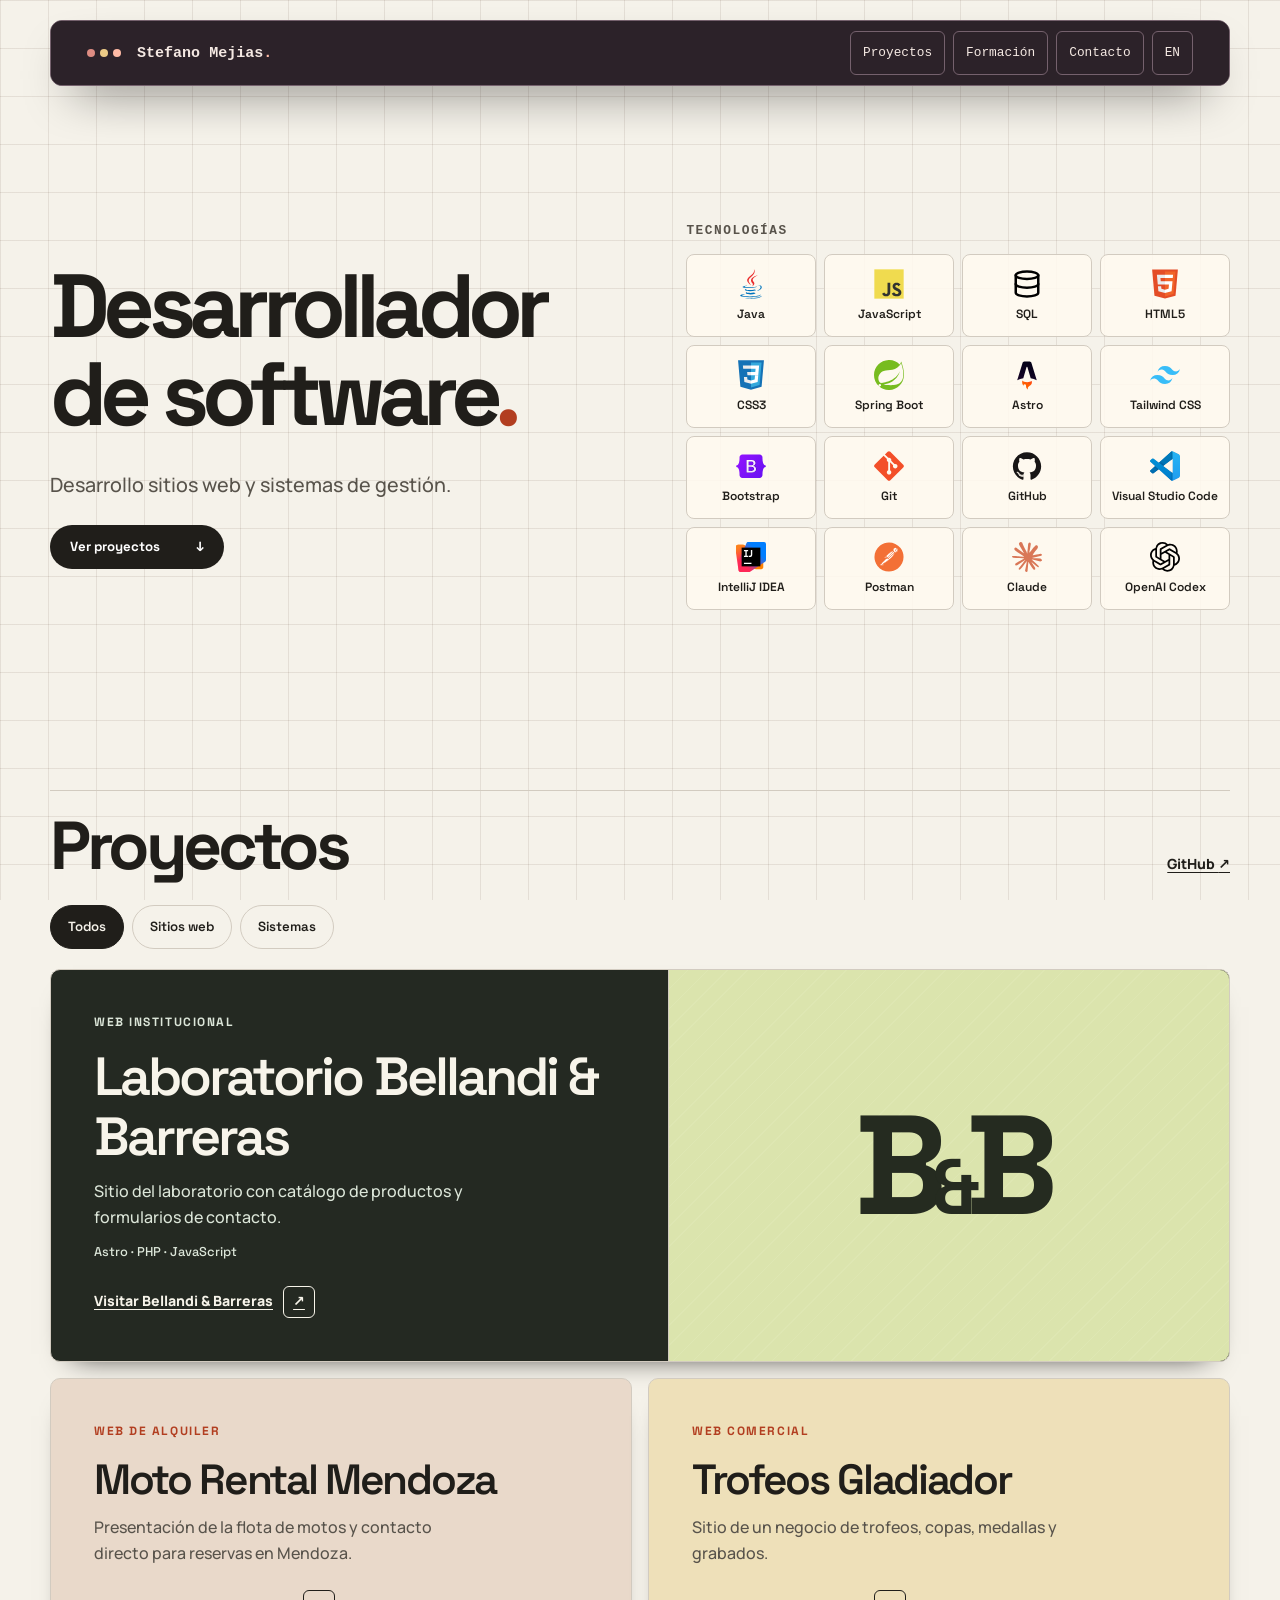
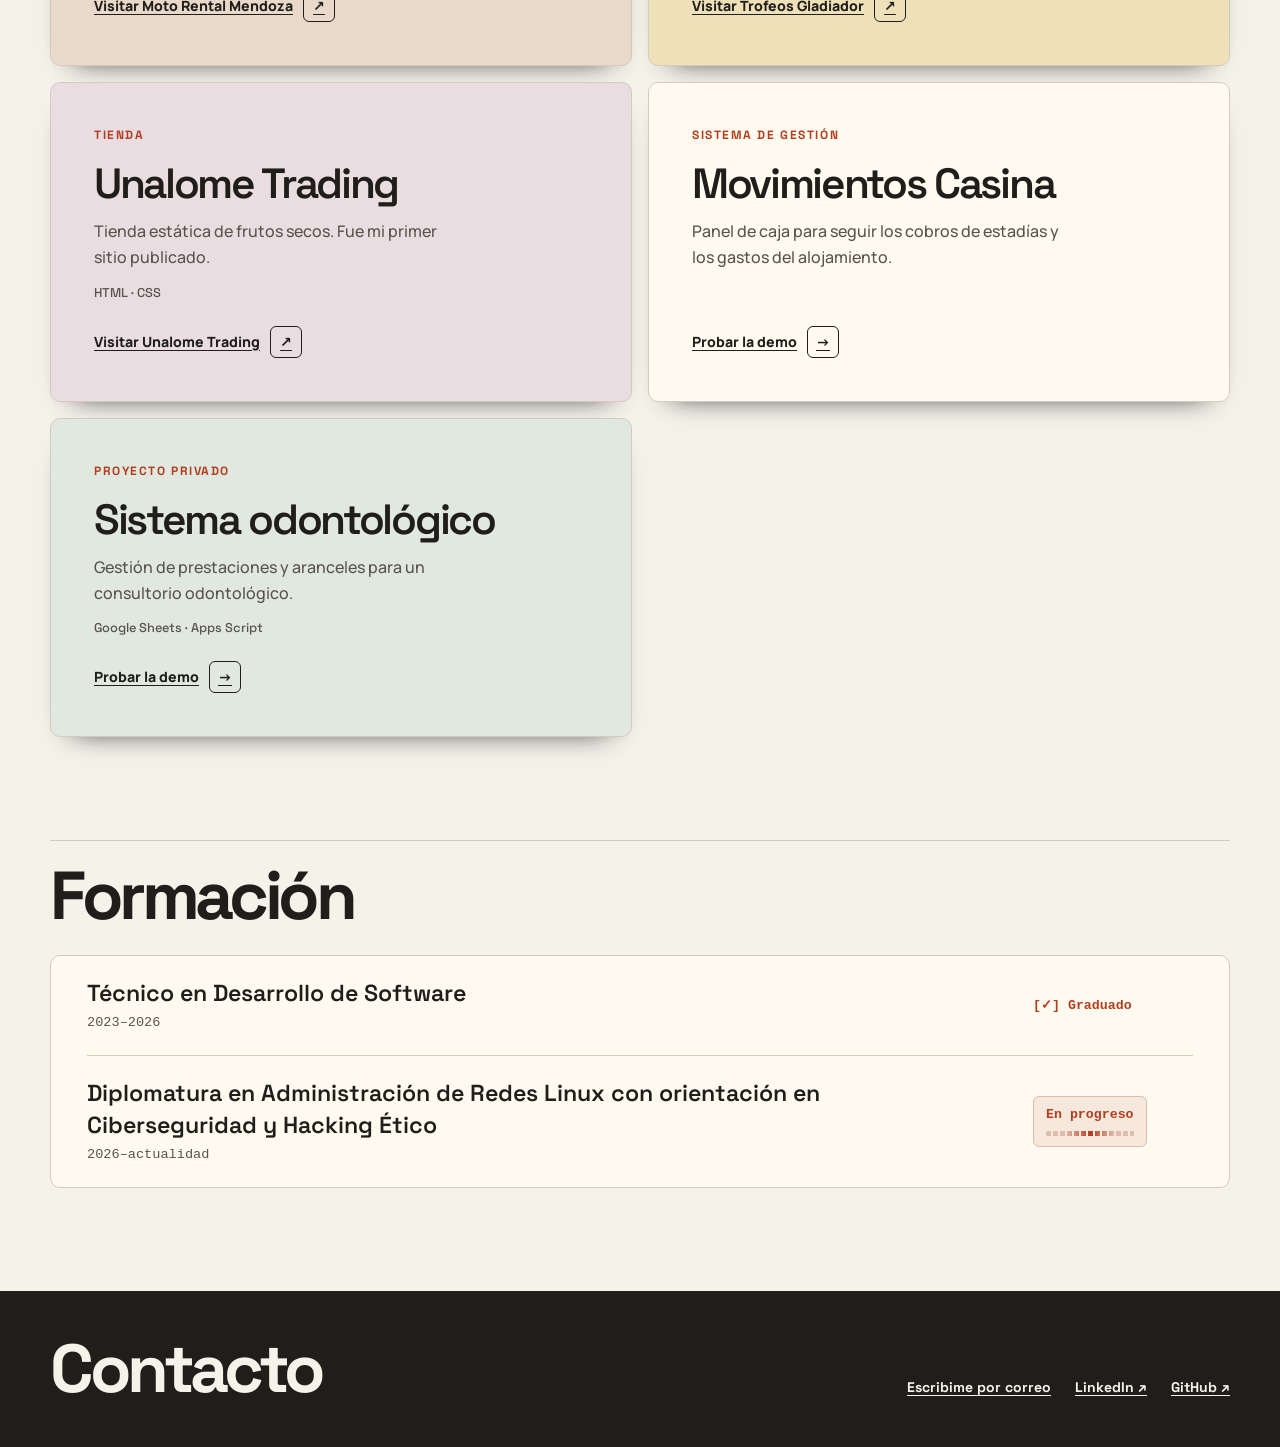
<file: index.html>
<!DOCTYPE html>
<html lang="es">
<head>
  <meta charset="UTF-8">
  <meta name="viewport" content="width=device-width, initial-scale=1">
  <meta name="theme-color" content="#f5f2ea">
  <meta name="description" content="Portfolio de Stefano Mejias. Sitios web y sistemas de gestión.">
  <title>Stefano Mejias — Portfolio</title>
  <link rel="preconnect" href="https://fonts.googleapis.com">
  <link rel="preconnect" href="https://fonts.gstatic.com" crossorigin>
  <link href="https://fonts.googleapis.com/css2?family=Manrope:wght@400;500;600;700;800&family=Space+Grotesk:wght@500;600;700&display=swap" rel="stylesheet">
  <link rel="stylesheet" href="styles.css">
  <script src="language.js" defer></script>
  <script src="navigation.js" defer></script>
  <script src="hero-grid.js" defer></script>
  <script src="project-filters.js" defer></script>
</head>
<body>
  <div class="page-grid-glow" aria-hidden="true"></div>
  <a class="skip" href="#proyectos" data-en="Skip to projects">Saltar a proyectos</a>
  <header class="site-header terminal-window shell">
    <div class="terminal-bar">
      <div class="terminal-lights" aria-hidden="true"><i></i><i></i><i></i></div>
      <a class="signature" href="./">Stefano Mejias<span>.</span></a>
      <button class="nav-toggle" type="button" hidden aria-controls="site-navigation" aria-expanded="false"><span data-en="Menu">Menú</span></button>
      <nav class="site-nav" id="site-navigation">
        <a href="#proyectos" data-en="Projects">Proyectos</a>
        <a href="#formacion" data-en="Education">Formación</a>
        <a href="#contacto" data-en="Contact">Contacto</a>
        <button class="language" type="button" hidden lang="en" aria-label="Switch to English">EN</button>
      </nav>
    </div>
  </header>

  <main>
    <section class="hero shell" aria-labelledby="titulo">
      <div class="intro">
        <h1 id="titulo"><span data-en="Software">Desarrollador</span><br>
          <span data-en="developer">de software</span><span class="title-period" aria-hidden="true">.</span></h1>
        <p class="intro-copy" data-en="I build websites and management systems.">Desarrollo sitios web y sistemas de gestión.</p>
        <div class="intro-actions">
          <a class="primary" href="#proyectos"><span data-en="Explore work">Ver proyectos</span><span aria-hidden="true">↓</span></a>
        </div>
      </div>
      <div class="hero-stack">
        <h2 data-en="Tech stack">Tecnologías</h2>
        <ul class="tech-grid" role="list">
          <li><img src="tech-icons/java.svg" width="30" height="30" alt="">Java</li>
          <li><img src="tech-icons/javascript.svg" width="30" height="30" alt="">JavaScript</li>
          <li><img src="tech-icons/sql.svg" width="30" height="30" alt="">SQL</li>
          <li><img src="tech-icons/html5.svg" width="30" height="30" alt="">HTML5</li>
          <li><img src="tech-icons/css3.svg" width="30" height="30" alt="">CSS3</li>
          <li><img src="tech-icons/spring.svg" width="30" height="30" alt="">Spring Boot</li>
          <li><img src="tech-icons/astro.svg" width="30" height="30" alt="">Astro</li>
          <li><img src="tech-icons/tailwindcss.svg" width="30" height="30" alt="">Tailwind CSS</li>
          <li><img src="tech-icons/bootstrap.svg" width="30" height="30" alt="">Bootstrap</li>
          <li><img src="tech-icons/git.svg" width="30" height="30" alt="">Git</li>
          <li><img src="tech-icons/github.svg" width="30" height="30" alt="">GitHub</li>
          <li><img src="tech-icons/vscode.svg" width="30" height="30" alt="">Visual Studio Code</li>
          <li><img src="tech-icons/intellij.svg" width="30" height="30" alt="">IntelliJ IDEA</li>
          <li><img src="tech-icons/postman.svg" width="30" height="30" alt="">Postman</li>
          <li><img src="tech-icons/claude.svg" width="30" height="30" alt="">Claude</li>
          <li><img src="tech-icons/codex.svg" width="30" height="30" alt="">OpenAI Codex</li>
        </ul>
      </div>
    </section>

    <section class="work shell" id="proyectos" aria-labelledby="proyectos-titulo" tabindex="-1">
      <div class="section-head">
        <h2 id="proyectos-titulo" data-en="Projects">Proyectos</h2>
        <a href="https://github.com/stefano390">GitHub <span aria-hidden="true">↗</span></a>
      </div>

      <div class="project-filters" hidden>
        <button type="button" data-filter="all" aria-pressed="true" aria-controls="catalogo-proyectos" data-en="All projects">Todos</button>
        <button type="button" data-filter="web" aria-pressed="false" aria-controls="catalogo-proyectos" data-en="Websites">Sitios web</button>
        <button type="button" data-filter="system" aria-pressed="false" aria-controls="catalogo-proyectos" data-en="Systems">Sistemas</button>
      </div>

      <div class="projects" id="catalogo-proyectos">
        <article class="project project-lab" data-category="web">
          <div class="project-content">
            <p class="project-kind" data-en="Institutional website">Web institucional</p>
            <h3>Laboratorio Bellandi &amp; Barreras</h3>
            <p class="project-copy" data-en="The laboratory’s website brings together its product catalog and contact forms.">Sitio del laboratorio con catálogo de productos y formularios de contacto.</p>
            <p class="technologies">Astro · PHP · JavaScript</p>
            <a class="project-link" href="https://www.lbybsrl.com/"><span data-en="Visit Bellandi & Barreras">Visitar Bellandi &amp; Barreras</span><span aria-hidden="true">↗</span></a>
          </div>
          <div class="lab-art" aria-hidden="true"><span>B<span class="lab-amp">&amp;</span>B</span></div>
        </article>

        <article class="project project-moto" data-category="web">
          <div class="project-content">
            <p class="project-kind" data-en="Rental website">Web de alquiler</p>
            <h3>Moto Rental Mendoza</h3>
            <p class="project-copy" data-en="Motorcycle fleet showcase and direct contact for bookings in Mendoza.">Presentación de la flota de motos y contacto directo para reservas en Mendoza.</p>
            <a class="project-link" href="https://rentalmotosmendoza.com/"><span data-en="Visit Moto Rental Mendoza">Visitar Moto Rental Mendoza</span><span aria-hidden="true">↗</span></a>
          </div>
        </article>

        <article class="project project-trophies" data-category="web">
          <div class="project-content">
            <p class="project-kind" data-en="Business website">Web comercial</p>
            <h3>Trofeos Gladiador</h3>
            <p class="project-copy" data-en="Website for a trophy, cup, medal and engraving business.">Sitio de un negocio de trofeos, copas, medallas y grabados.</p>
            <a class="project-link" href="https://trofeosgladiador.com/"><span data-en="Visit Trofeos Gladiador">Visitar Trofeos Gladiador</span><span aria-hidden="true">↗</span></a>
          </div>
        </article>

        <article class="project project-unalome" data-category="web">
          <div class="project-content">
            <p class="project-kind" data-en="Storefront">Tienda</p>
            <h3>Unalome Trading</h3>
            <p class="project-copy" data-en="A static store for nuts and dried fruit. It was my first published website.">Tienda estática de frutos secos. Fue mi primer sitio publicado.</p>
            <p class="technologies">HTML · CSS</p>
            <a class="project-link" href="https://unalometrading.com/"><span data-en="Visit Unalome Trading">Visitar Unalome Trading</span><span aria-hidden="true">↗</span></a>
          </div>
        </article>

        <article class="project project-casina" data-category="system">
          <div class="project-content">
            <p class="project-kind" data-en="Management system">Sistema de gestión</p>
            <h3>Movimientos Casina</h3>
            <p class="project-copy" data-en="A cash dashboard for tracking payments from stays and property expenses.">Panel de caja para seguir los cobros de estadías y los gastos del alojamiento.</p>
            <a class="project-link" href="vistas/casina/index.html"><span data-en="Try the demo">Probar la demo</span><span aria-hidden="true">→</span></a>
          </div>
        </article>

        <article class="project project-dental" data-category="system">
          <div class="project-content">
            <p class="project-kind" data-en="Private project">Proyecto privado</p>
            <h3 data-en="Dental practice system">Sistema odontológico</h3>
            <p class="project-copy" data-en="Management of dental services and fee schedules for a practice.">Gestión de prestaciones y aranceles para un consultorio odontológico.</p>
            <p class="technologies">Google Sheets · Apps Script</p>
            <a class="project-link" href="vistas/odontologia/index.html"><span data-en="Try the demo">Probar la demo</span><span aria-hidden="true">→</span></a>
          </div>
        </article>
      </div>
    </section>

    <section class="education shell" id="formacion" aria-labelledby="formacion-titulo">
      <div class="section-head">
        <h2 id="formacion-titulo" data-en="Education">Formación</h2>
      </div>
      <ul class="education-list" role="list">
        <li>
          <div>
            <h3 data-en="Software Development Technician">Técnico en Desarrollo de Software</h3>
            <p class="education-period">2023–2026</p>
          </div>
          <span class="education-status"><span aria-hidden="true">[✓]</span> <span data-en="Graduated">Graduado</span></span>
        </li>
        <li>
          <div>
            <h3 data-en="Diploma in Linux Network Administration with a focus on Cybersecurity and Ethical Hacking">Diplomatura en Administración de Redes Linux con orientación en Ciberseguridad y Hacking Ético</h3>
            <p class="education-period" data-en="2026–present">2026–actualidad</p>
          </div>
          <span class="education-status education-progress">
            <span data-en="In progress">En progreso</span>
            <span class="activity-bar" aria-hidden="true"></span>
          </span>
        </li>
      </ul>
    </section>
  </main>

  <footer class="site-footer" id="contacto">
    <div class="shell footer-inner">
      <h2 data-en="Contact">Contacto</h2>
      <div class="footer-links">
        <a href="mailto:stefanomejiasuni390@gmail.com" data-en="Email me">Escribime por correo</a>
        <a href="https://www.linkedin.com/in/stefano-mejias/">LinkedIn <span aria-hidden="true">↗</span></a>
        <a href="https://github.com/stefano390">GitHub <span aria-hidden="true">↗</span></a>
      </div>
    </div>
  </footer>
</body>
</html>
</file>
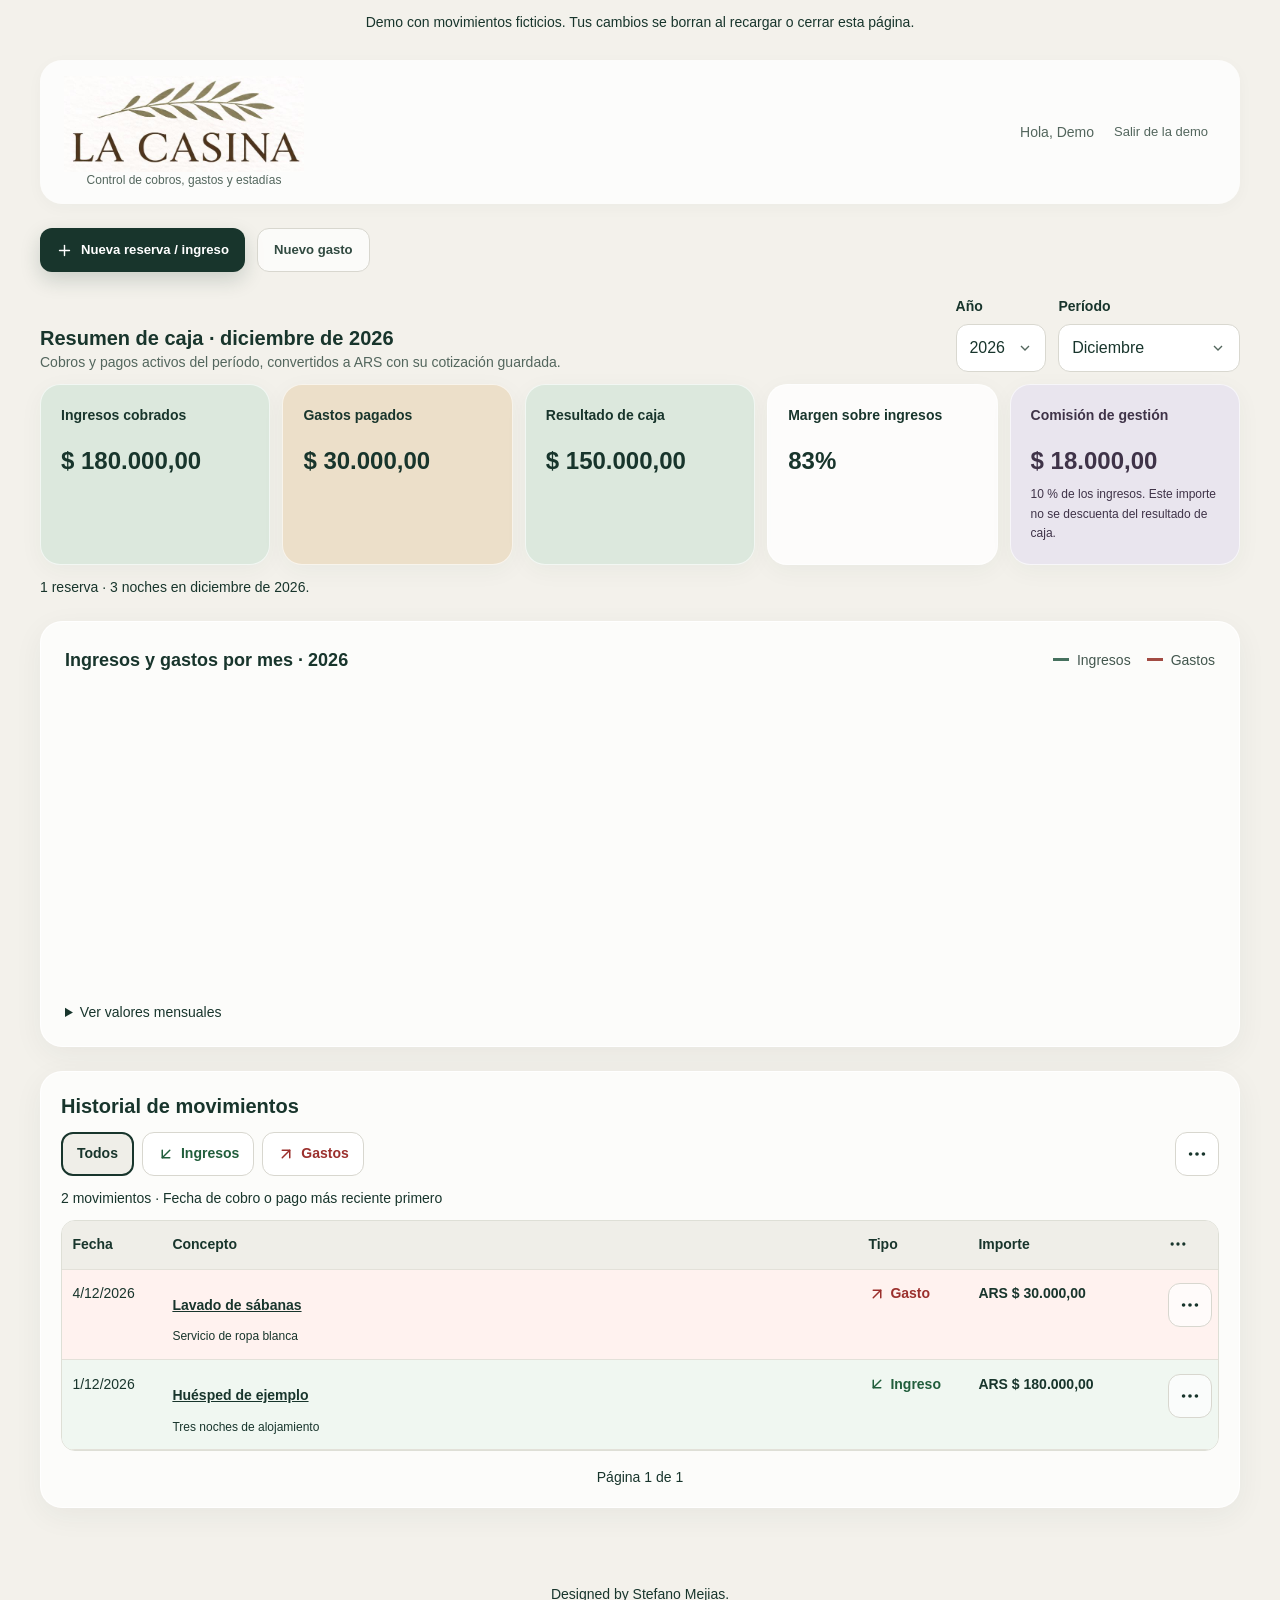
<file: vistas/casina/index.html>
<!doctype html>
<html lang="es">
<head>
  <meta charset="utf-8">
  <meta name="viewport" content="width=device-width, initial-scale=1">
  <meta http-equiv="Content-Security-Policy" content="default-src 'self'; script-src 'self'; style-src 'self' 'unsafe-inline'; img-src 'self' data:; connect-src 'none'; form-action 'none'; base-uri 'none'; object-src 'none'">
  <title>La Casina · Demo interactiva</title>
  <link rel="stylesheet" href="app.css">
  <script defer src="demo.js"></script>
</head>
<body class="antialiased">
  <aside class="p-3 text-center text-sm">Demo con movimientos ficticios. Tus cambios se borran al recargar o cerrar esta página.</aside>
  <div id="app"></div>
  <noscript>Para probar el panel, activá JavaScript o <a href="../casina.html">mirá las capturas</a>.</noscript>
  <footer class="p-3 text-center text-sm" lang="en">Designed by Stefano Mejias.</footer>
</body>
</html>
</file>
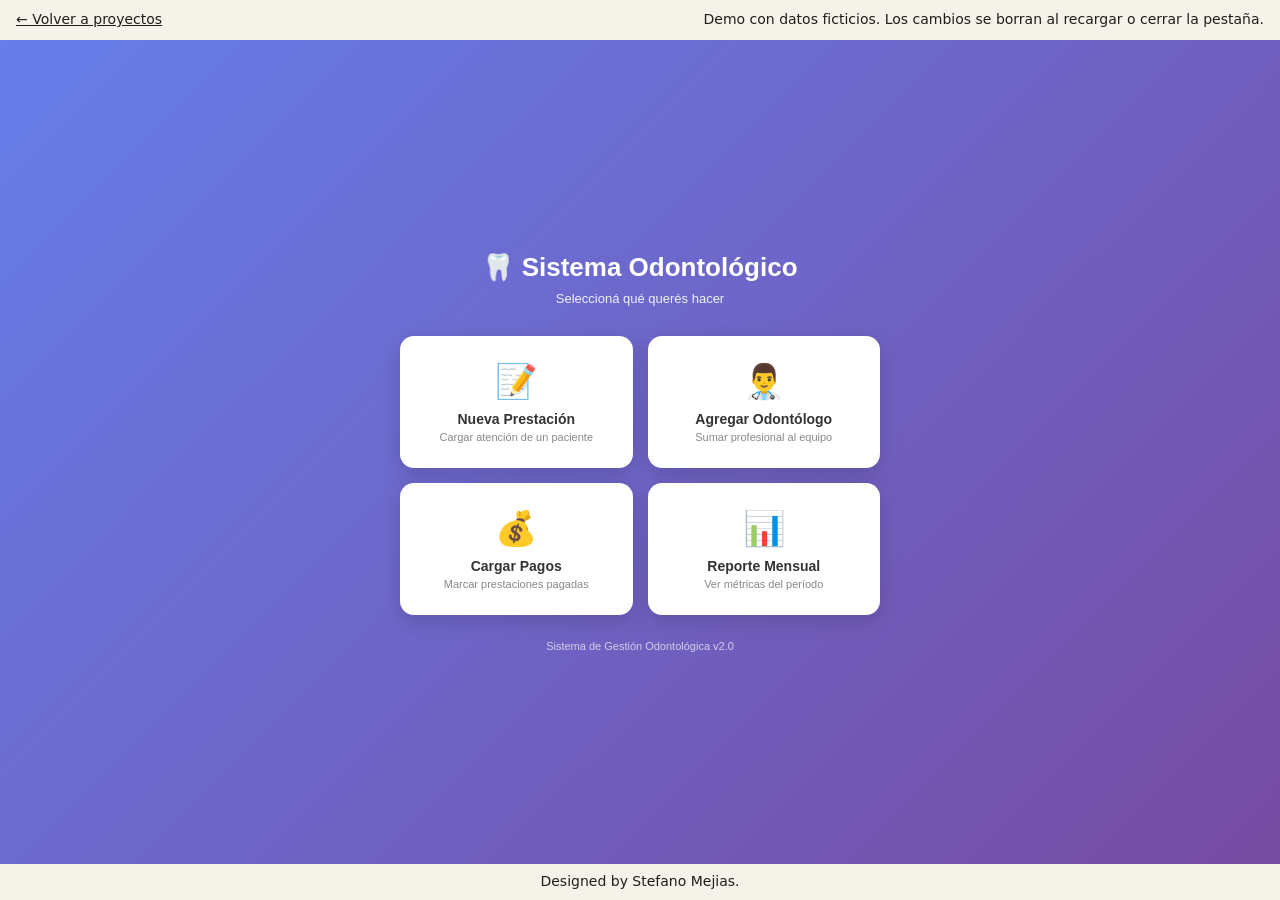
<file: vistas/odontologia/index.html>
<!doctype html>
<html lang="es">
<head>
  <meta charset="utf-8">
  <meta name="viewport" content="width=device-width, initial-scale=1">
  <meta http-equiv="Content-Security-Policy" content="default-src 'self'; connect-src 'none'; object-src 'none'; form-action 'none'; style-src 'self' 'unsafe-inline'">
  <title>Sistema odontológico · Demo</title>
  <script src="demo.js"></script>
  <style>
    body { margin: 0; height: 100vh; height: 100dvh; display: flex; flex-direction: column; font: .875rem/1.4 system-ui, sans-serif; color: #201e1a; background: #f5f2ea; }
    header { display: flex; justify-content: space-between; align-items: center; flex-wrap: wrap; gap: .4rem 1rem; padding: .65rem 1rem; }
    a { color: inherit; }
    iframe { width: 100%; flex: 1; min-height: 0; border: 0; }
    footer { padding: .5rem 1rem; text-align: center; }
  </style>
</head>
<body>
  <header><a href="../../index.html#proyectos">← Volver a proyectos</a><span>Demo con datos ficticios. Los cambios se borran al recargar o cerrar la pestaña.</span></header>
  <iframe src="menu.html" title="Sistema de gestión odontológica"></iframe>
  <footer lang="en">Designed by Stefano Mejias.</footer>
</body>
</html>
</file>
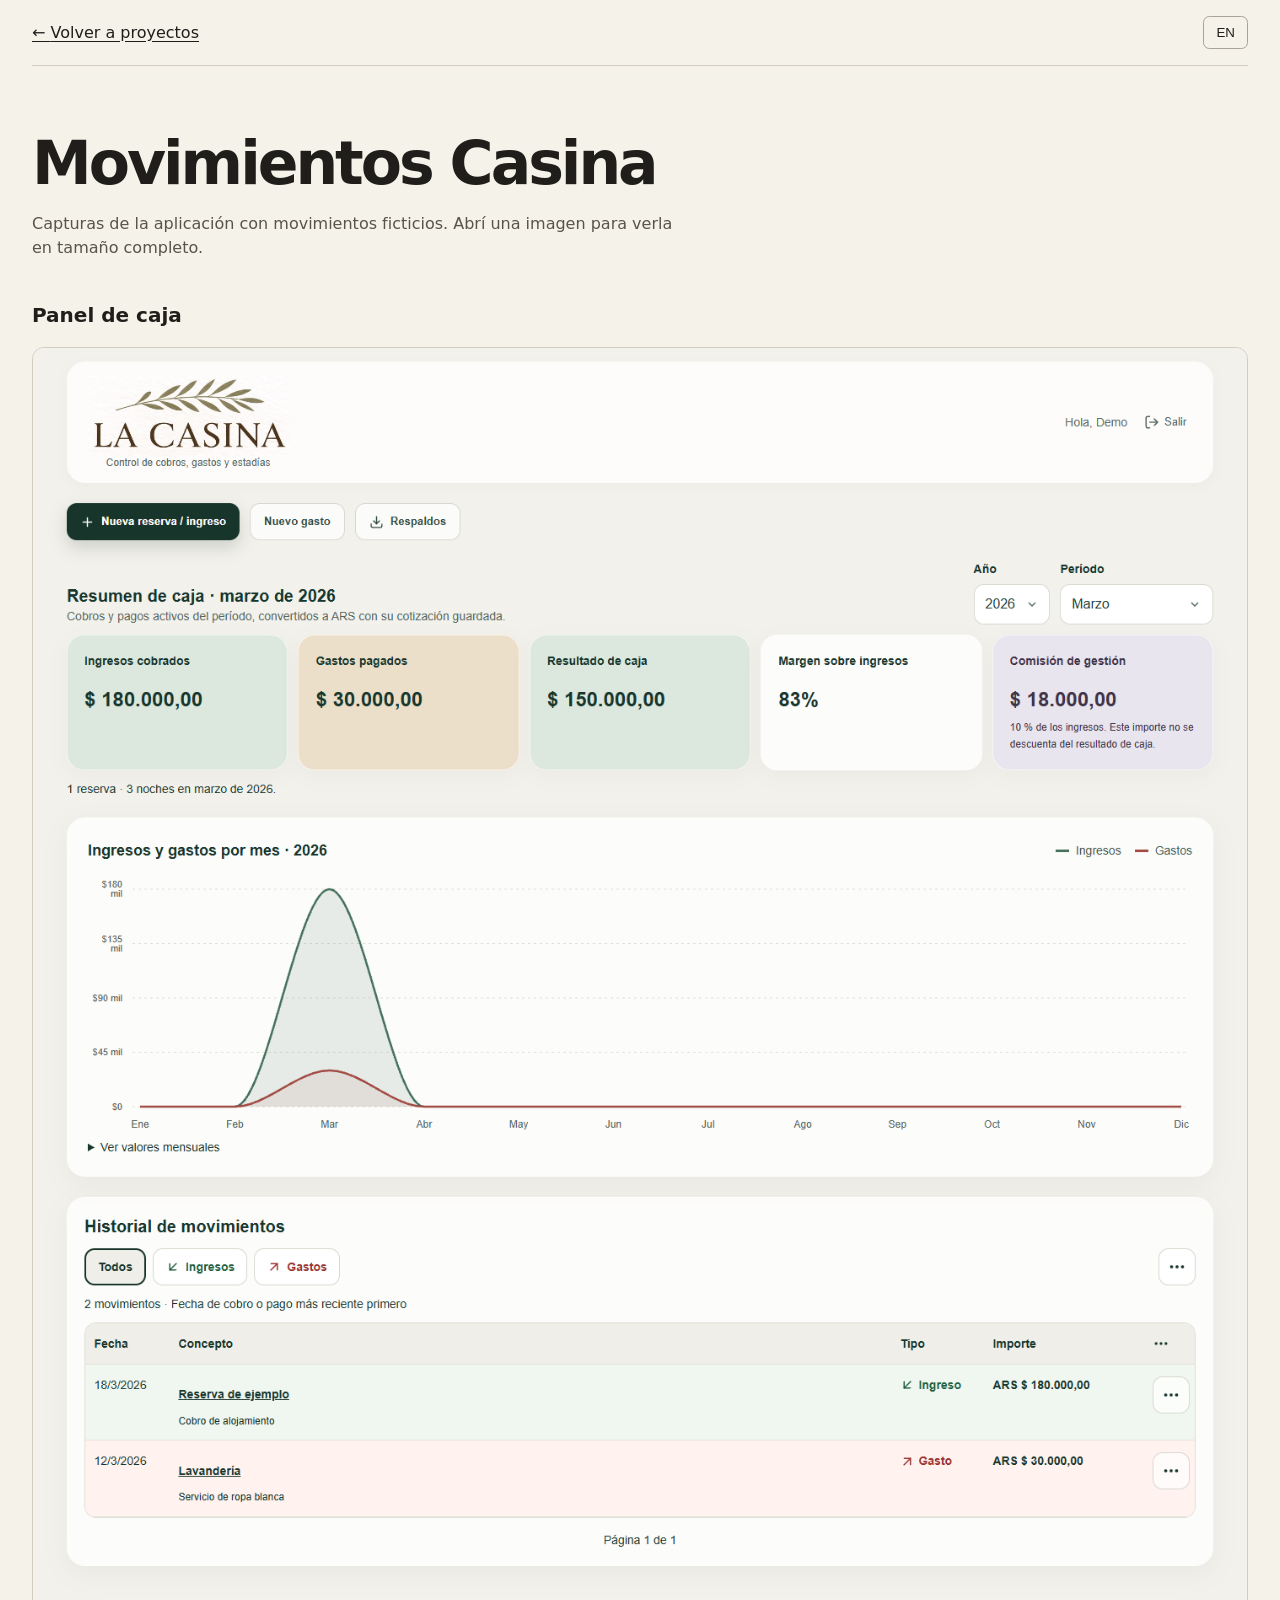
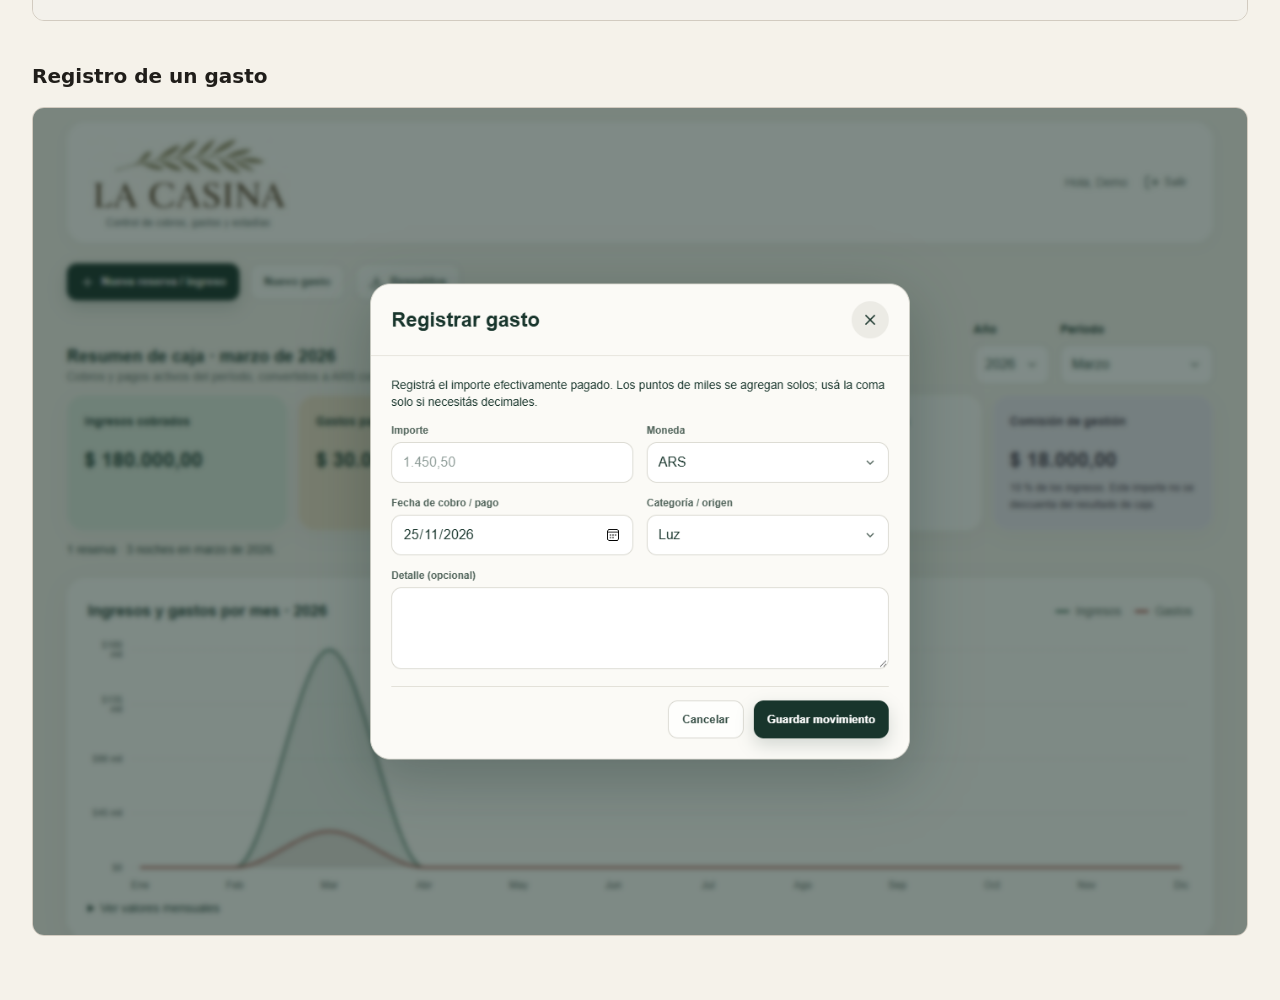
<file: vistas/casina.html>
﻿<!doctype html>
<html lang="es">
<head>
  <meta charset="utf-8">
  <meta name="viewport" content="width=device-width, initial-scale=1">
  <title>La Casina · Portfolio</title>
  <link rel="stylesheet" href="casina.css">
  <script defer src="../language.js"></script>
</head>
<body>
  <header>
    <a href="../index.html#proyectos">← <span data-en="Back to projects">Volver a proyectos</span></a>
    <button class="language" type="button" hidden lang="en" aria-label="Switch to English">EN</button>
  </header>
  <main>
    <h1>Movimientos Casina</h1>
    <p data-en="Screenshots of the app with fictional transactions. Open an image to see it at full size.">Capturas de la aplicación con movimientos ficticios. Abrí una imagen para verla en tamaño completo.</p>
    <section>
      <h2 data-en="Cash dashboard">Panel de caja</h2>
      <a class="capture" href="casina-panel.png">
        <picture><source media="(max-width: 600px)" srcset="casina-panel-movil.png"><img src="casina-panel.png" alt="La Casina · Resumen de caja, gráfico mensual e historial" width="1440"></picture>
      </a>
    </section>
    <section>
      <h2 data-en="Expense entry">Registro de un gasto</h2>
      <a class="capture" href="casina-gasto.png">
        <picture><source media="(max-width: 600px)" srcset="casina-gasto-movil.png"><img src="casina-gasto.png" alt="La Casina · Formulario de nuevo gasto" width="1440" loading="lazy"></picture>
      </a>
    </section>
  </main>
  <script>
    for (const link of document.querySelectorAll(".capture")) {
      const image = link.querySelector("img");
      const syncLink = () => { if (image.currentSrc) link.href = image.currentSrc; };
      image.addEventListener("load", syncLink);
      syncLink();
    }
  </script>
</body>
</html>
</file>
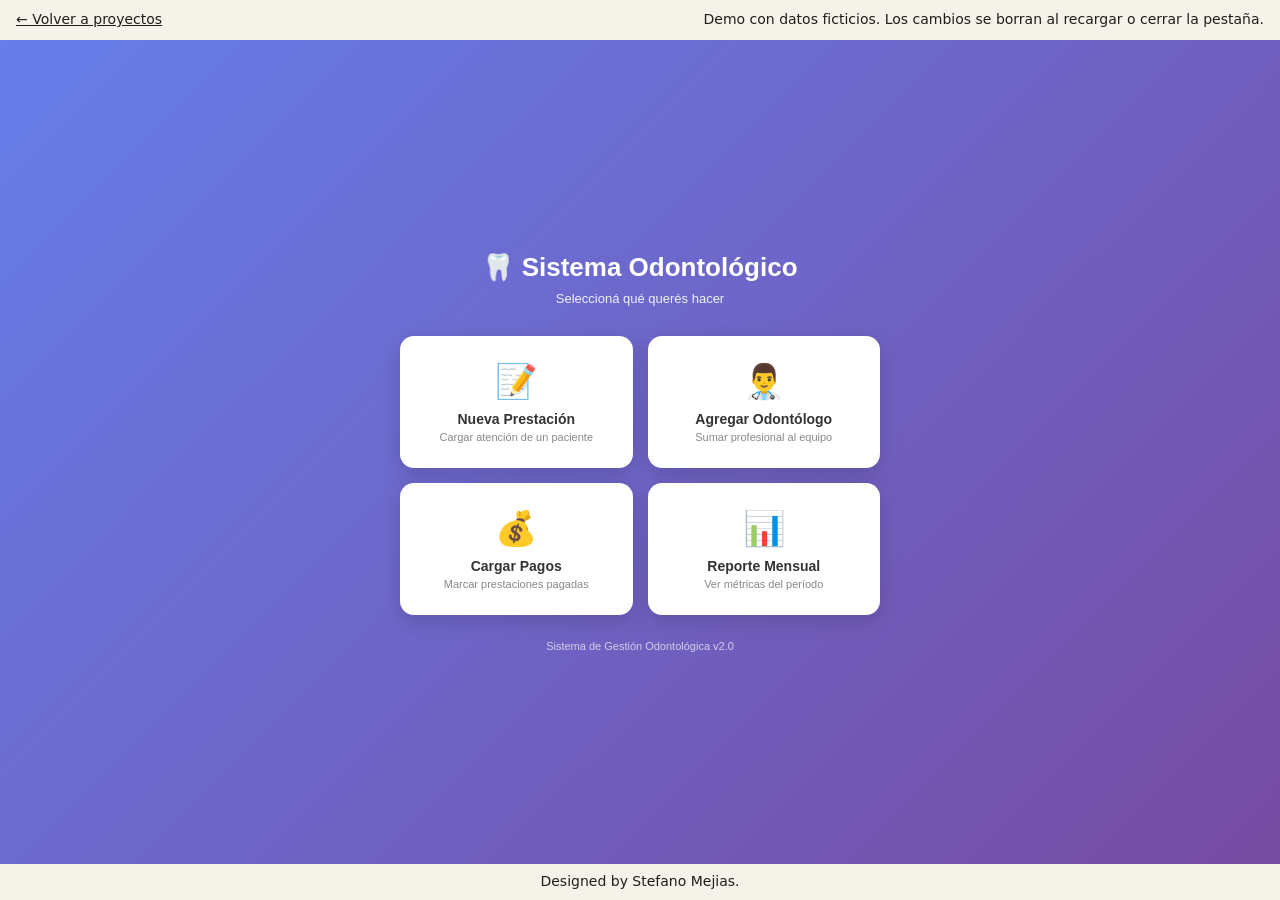
<file: vistas/odontologia/odontologo.html>
﻿<!DOCTYPE html>
<html>
<head>
  <meta http-equiv="Content-Security-Policy" content="default-src 'self'; script-src 'self' 'unsafe-inline'; style-src 'self' 'unsafe-inline'; connect-src 'none'; form-action 'none'; object-src 'none'"><meta name="viewport" content="width=device-width, initial-scale=1">
  <meta charset="utf-8"><script src="bridge.js"></script>
  <style>
    * {
      box-sizing: border-box;
      font-family: 'Segoe UI', Tahoma, Geneva, Verdana, sans-serif;
    }

    body {
      margin: 0;
      padding: 20px;
      background: linear-gradient(135deg, #667eea 0%, #764ba2 100%);
      min-height: 100vh;
    }

    .container {
      max-width: 400px;
      margin: 0 auto;
      background: white;
      border-radius: 10px;
      padding: 30px;
      box-shadow: 0 10px 30px rgba(0,0,0,0.2);
    }

    h2 {
      color: #333;
      margin-bottom: 20px;
      text-align: center;
    }

    .form-group {
      margin-bottom: 20px;
    }

    label {
      display: block;
      margin-bottom: 5px;
      color: #555;
      font-weight: 500;
    }

    input {
      width: 100%;
      padding: 10px;
      border: 1px solid #ddd;
      border-radius: 5px;
      font-size: 14px;
    }

    input:focus {
      outline: none;
      border-color: #667eea;
    }

    .buttons {
      display: flex;
      gap: 10px;
      margin-top: 30px;
    }

    button {
      flex: 1;
      padding: 12px;
      border: none;
      border-radius: 5px;
      font-size: 16px;
      font-weight: 500;
      cursor: pointer;
      transition: all 0.3s;
    }

    .btn-submit {
      background: #667eea;
      color: white;
    }

    .btn-submit:hover {
      background: #5568d3;
    }

    .btn-cancel {
      background: #6c757d;
      color: white;
    }

    .btn-cancel:hover {
      background: #5a6268;
    }

    .loading {
      display: none;
      text-align: center;
      margin-top: 20px;
    }

    .error {
      display: none;
      background: #f8d7da;
      color: #721c24;
      padding: 10px;
      border-radius: 5px;
      margin-top: 10px;
    }

    .success {
      display: none;
      background: #d4edda;
      color: #155724;
      padding: 10px;
      border-radius: 5px;
      margin-top: 10px;
    }

    .required {
      color: #dc3545;
    }

    /* Barra de navegación (solo Web App) */
    .navbar-web {
      display: flex;
      gap: 6px;
      justify-content: center;
      flex-wrap: wrap;
      margin-bottom: 15px;
      width: 100%;
    }

    .navbar-web a {
      color: white;
      text-decoration: none;
      font-size: 12px;
      font-weight: 600;
      padding: 7px 12px;
      border-radius: 20px;
      background: rgba(255,255,255,0.18);
      transition: all 0.2s;
      white-space: nowrap;
    }

    .navbar-web a:hover {
      background: rgba(255,255,255,0.35);
    }

    .navbar-web a.active {
      background: #28a745;
      box-shadow: 0 2px 6px rgba(0,0,0,0.3);
    }
  </style>
</head>
<body>

  <nav class="navbar-web">
    <a href="menu.html">🏠 Menú</a>
    <a href="prestacion.html">📝 Prestación</a>
    <a href="odontologo.html" class="active">👨‍⚕️ Odontólogo</a>
    <a href="pagos.html">💰 Pagos</a>
    <a href="reporte.html">📊 Reporte</a>
  </nav>


  <div class="container">
    <h2>👨‍⚕️ Agregar Odontólogo</h2>

    <div class="error" id="error"></div>
    <div class="success" id="success"></div>

    <form autocomplete="off" id="formulario">
      <div class="form-group">
        <label for="nombre">Nombre Completo <span class="required">*</span></label>
        <input type="text" id="nombre" required placeholder="Ej: Juan Pérez">
      </div>

      <div class="buttons">
        <button type="button" class="btn-cancel" onclick="cerrar()">Cancelar</button>
        <button type="submit" class="btn-submit">Agregar</button>
      </div>

      <div class="loading" id="loading">
        <p>Agregando...</p>
      </div>
    </form>
  </div>

  <script>
    window.onload = function() {
      document.getElementById('formulario').addEventListener('submit', agregarOdontologo);
    };

    function agregarOdontologo(e) {
      e.preventDefault();

      mostrarLoading(true);
      ocultarMensajes();

      // Convertir nombre a mayúsculas
      let nombre = document.getElementById('nombre').value.trim();
      nombre = nombre.toUpperCase();

      demoRun().withSuccessHandler(function(resultado) {
        mostrarLoading(false);

        if (resultado.exito) {
          mostrarExito(resultado.mensaje);
          document.getElementById('nombre').value = '';
        } else {
          mostrarError(resultado.mensaje);
        }
      }).withFailureHandler(function(error) {
        mostrarLoading(false);
        mostrarError('Error: ' + error.message);
      }).agregarOdontologo(nombre);
    }

    function cerrar() {
      // En Web App vuelve al menú; en diálogo de Sheets cierra el modal

      window.location.href = 'menu.html';

    }

    function mostrarLoading(mostrar) {
      document.getElementById('loading').style.display = mostrar ? 'block' : 'none';
    }

    function mostrarError(mensaje) {
      const error = document.getElementById('error');
      error.textContent = mensaje;
      error.style.display = 'block';
    }

    function mostrarExito(mensaje) {
      const success = document.getElementById('success');
      success.textContent = mensaje;
      success.style.display = 'block';
    }

    function ocultarMensajes() {
      document.getElementById('error').style.display = 'none';
      document.getElementById('success').style.display = 'none';
    }
  </script>
</body>
</html>
</file>
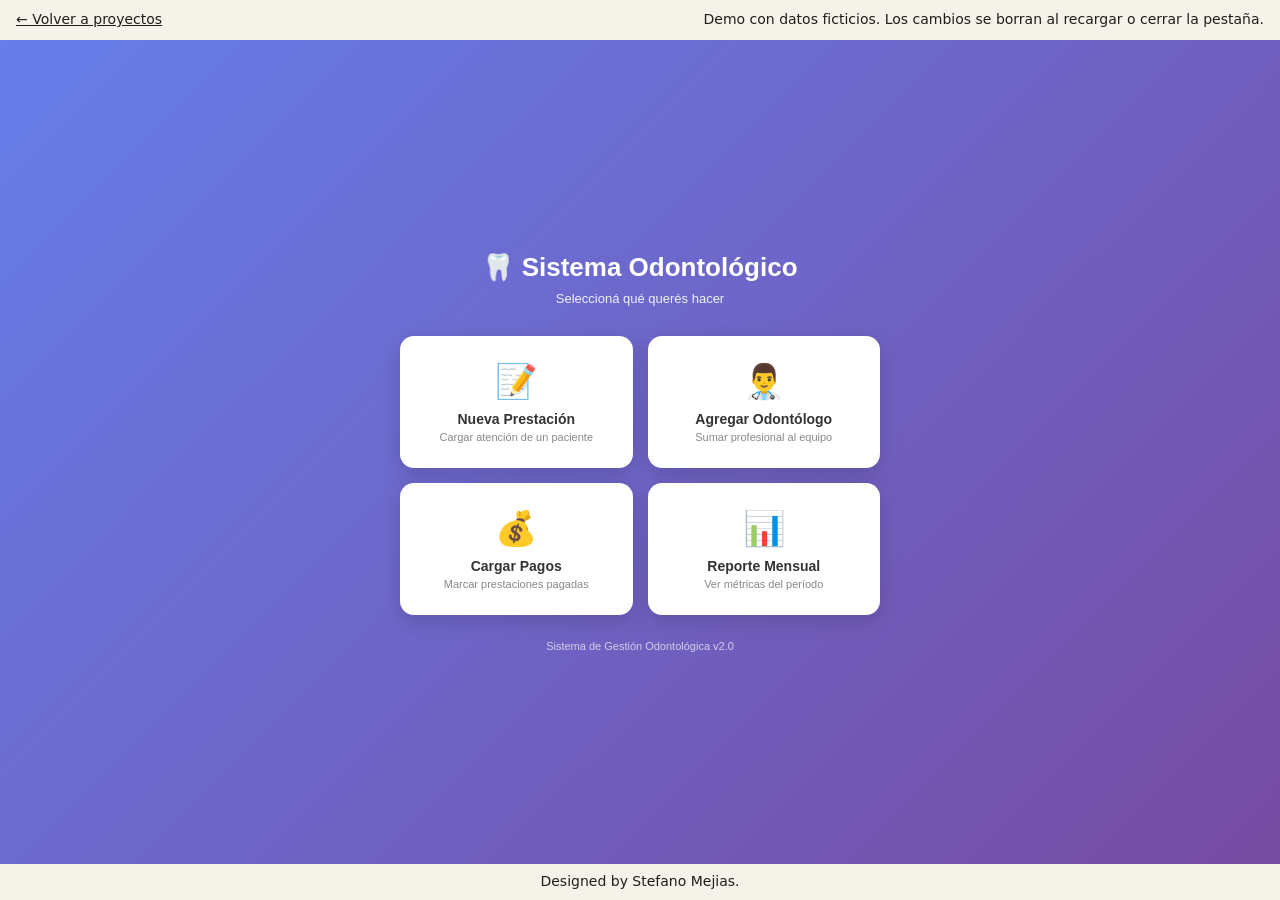
<file: vistas/odontologia/pagos.html>
﻿<!DOCTYPE html>
<html>
<head>
  <meta http-equiv="Content-Security-Policy" content="default-src 'self'; script-src 'self' 'unsafe-inline'; style-src 'self' 'unsafe-inline'; connect-src 'none'; form-action 'none'; object-src 'none'">
  <meta charset="utf-8"><script src="bridge.js"></script>
  <meta name="viewport" content="width=device-width, initial-scale=1.0">
  <style>
    * {
      margin: 0;
      padding: 0;
      box-sizing: border-box;
    }

    body {
      font-family: 'Segoe UI', Tahoma, Geneva, Verdana, sans-serif;
      background: #f5f5f5;
      padding: 10px;
      font-size: 13px;
      overflow-y: auto;
      max-height: 100vh;
    }

    .header {
      background: linear-gradient(135deg, #4CAF50 0%, #45a049 100%);
      color: white;
      padding: 12px;
      border-radius: 6px;
      margin-bottom: 10px;
      text-align: center;
    }

    .header h1 {
      font-size: 18px;
      margin-bottom: 4px;
      font-weight: 600;
    }

    .header p {
      font-size: 12px;
      opacity: 0.95;
      margin: 0;
    }

    .filters {
      background: white;
      padding: 12px;
      border-radius: 6px;
      margin-bottom: 10px;
      box-shadow: 0 2px 4px rgba(0,0,0,0.1);
    }

    .filter-row {
      display: flex;
      gap: 8px;
      flex-wrap: wrap;
      margin-bottom: 10px;
    }

    .filter-group {
      flex: 1;
      min-width: 120px;
    }

    .filter-group label {
      display: block;
      font-weight: 600;
      margin-bottom: 4px;
      color: #333;
      font-size: 12px;
    }

    .filter-group select,
    .filter-group input {
      width: 100%;
      padding: 8px;
      border: 1px solid #ddd;
      border-radius: 4px;
      font-size: 13px;
    }

    .filter-buttons {
      display: flex;
      gap: 8px;
      justify-content: flex-end;
      margin-top: 8px;
    }

    button {
      padding: 10px 18px;
      border: none;
      border-radius: 4px;
      cursor: pointer;
      font-size: 13px;
      font-weight: 600;
      transition: all 0.2s;
      white-space: nowrap;
    }

    .btn-filter {
      background: #2196F3;
      color: white;
    }

    .btn-filter:hover {
      background: #0b7dda;
    }

    .btn-clear {
      background: #f44336;
      color: white;
    }

    .btn-clear:hover {
      background: #da190b;
    }

    .btn-save {
      background: #4CAF50;
      color: white;
      padding: 12px 20px;
    }

    .btn-save:hover {
      background: #45a049;
    }

    /* Barra de navegación (solo Web App) */
    .navbar-web {
      display: flex;
      gap: 6px;
      justify-content: center;
      flex-wrap: wrap;
      margin-bottom: 10px;
    }

    .navbar-web a {
      color: #667eea;
      text-decoration: none;
      font-size: 12px;
      font-weight: 600;
      padding: 7px 12px;
      border-radius: 20px;
      background: #eef0fd;
      transition: all 0.2s;
      white-space: nowrap;
    }

    .navbar-web a:hover {
      background: #dfe3fb;
    }

    .navbar-web a.active {
      background: #4CAF50;
      color: white;
      box-shadow: 0 2px 6px rgba(0,0,0,0.2);
    }

    .results {
      background: white;
      padding: 10px;
      border-radius: 6px;
      box-shadow: 0 2px 4px rgba(0,0,0,0.1);
    }

    .results-header {
      display: flex;
      justify-content: space-between;
      align-items: center;
      margin-bottom: 8px;
      flex-wrap: wrap;
      gap: 8px;
    }

    .results-count {
      font-size: 12px;
      font-weight: 600;
      color: #333;
    }

    .results-total {
      font-size: 12px;
      font-weight: 600;
      color: #4CAF50;
    }

    .table-container {
      overflow-x: auto;
      margin-bottom: 10px;
      max-height: 350px;
      overflow-y: auto;
    }

    table {
      width: 100%;
      border-collapse: collapse;
      font-size: 11px;
    }

    thead {
      background: #f8f9fa;
      position: sticky;
      top: 0;
      z-index: 10;
    }

    th {
      padding: 8px 6px;
      text-align: left;
      font-weight: 600;
      color: #333;
      border-bottom: 2px solid #dee2e6;
      font-size: 10px;
      white-space: nowrap;
    }

    td {
      padding: 8px 6px;
      border-bottom: 1px solid #dee2e6;
      font-size: 11px;
    }

    tr:hover {
      background: #f8f9fa;
    }

    .checkbox {
      width: 16px;
      height: 16px;
      cursor: pointer;
    }

    .price {
      font-weight: 600;
      color: #4CAF50;
      white-space: nowrap;
      font-size: 11px;
    }

    .date {
      color: #666;
      white-space: nowrap;
      font-size: 10px;
    }

    .status-pending {
      background: #fff3cd;
      color: #856404;
      padding: 2px 5px;
      border-radius: 3px;
      font-size: 9px;
      font-weight: 600;
      white-space: nowrap;
    }

    .loading {
      text-align: center;
      padding: 30px;
      color: #666;
      font-size: 14px;
    }

    .no-results {
      text-align: center;
      padding: 30px;
      color: #999;
      font-size: 14px;
    }

    .actions {
      display: flex;
      justify-content: flex-end;
      margin-top: 10px;
    }

    .select-all-container {
      margin-bottom: 8px;
      font-size: 11px;
      display: flex;
      align-items: center;
    }

    .select-all {
      margin-right: 4px;
      vertical-align: middle;
    }

    /* Responsive improvements */
    @media (max-width: 768px) {
      body {
        padding: 8px;
        font-size: 12px;
      }

      .header {
        padding: 10px;
        margin-bottom: 8px;
      }

      .header h1 {
        font-size: 16px;
      }

      .header p {
        font-size: 11px;
      }

      .filters {
        padding: 10px;
        margin-bottom: 8px;
      }

      .filter-group {
        min-width: 100%;
        margin-bottom: 5px;
      }

      .filter-buttons {
        flex-direction: row;
        gap: 5px;
      }

      .filter-buttons button {
        flex: 1;
        padding: 8px 12px;
        font-size: 11px;
      }

      .results {
        padding: 8px;
      }

      .results-header {
        flex-direction: column;
        align-items: flex-start;
        gap: 5px;
        margin-bottom: 6px;
      }

      .results-count, .results-total {
        font-size: 11px;
      }

      .table-container {
        max-height: 300px;
      }

      table {
        font-size: 10px;
      }

      th, td {
        padding: 6px 4px;
        font-size: 10px;
      }

      .actions {
        justify-content: stretch;
      }

      .actions button {
        width: 100%;
        padding: 10px 16px;
        font-size: 12px;
      }
    }

    @media (max-width: 480px) {
      .filter-row {
        flex-direction: column;
        gap: 5px;
      }

      .filter-group {
        width: 100%;
      }

      .hide-mobile {
        display: none;
      }

      table {
        font-size: 14px;
      }

      th, td {
        padding: 8px;
        font-size: 14px;
      }

      .checkbox {
        width: 24px;
        height: 24px;
      }

      .status-pending {
        font-size: 12px;
        padding: 3px 6px;
      }
    }
  </style>
</head>
<body>

  <nav class="navbar-web">
    <a href="menu.html">🏠 Menú</a>
    <a href="prestacion.html">📝 Prestación</a>
    <a href="odontologo.html">👨‍⚕️ Odontólogo</a>
    <a href="pagos.html" class="active">💰 Pagos</a>
    <a href="reporte.html">📊 Reporte</a>
  </nav>


  <div class="header">
    <h1>💰 Cargar Pagos a Odontólogos</h1>
    <p>Seleccione las prestaciones pendientes y márquelas como pagadas</p>
  </div>

  <div class="filters">
    <div class="filter-row">
      <div class="filter-group">
        <label>Odontólogo:</label>
        <select id="filtroOdontologo">
          <option value="">Todos</option>
        </select>
      </div>

      <div class="filter-group">
        <label>Obra Social:</label>
        <select id="filtroObraSocial">
          <option value="">Todas</option>
        </select>
      </div>

      <div class="filter-group">
        <label>Fecha Desde:</label>
        <input type="date" id="fechaDesde">
      </div>

      <div class="filter-group">
        <label>Fecha Hasta:</label>
        <input type="date" id="fechaHasta">
      </div>
    </div>

    <div class="filter-buttons">
      <button class="btn-clear" onclick="limpiarFiltros()">Limpiar Filtros</button>
      <button class="btn-filter" onclick="aplicarFiltros()">Aplicar Filtros</button>
    </div>
  </div>

  <div class="results">
    <div class="results-header">
      <div class="results-count">
        Prestaciones pendientes: <span id="countPendientes">0</span>
      </div>
      <div class="results-total">
        Total a pagar: <span id="totalPagar">$0</span>
      </div>
    </div>

    <div class="select-all-container">
      <input type="checkbox" class="select-all" id="selectAll" onchange="toggleSelectAll()">
      <label for="selectAll">Seleccionar todas</label>
    </div>

    <div id="loadingContainer" class="loading" style="display: none;">
      Cargando prestaciones pendientes...
    </div>

    <div id="noResultsContainer" class="no-results" style="display: none;">
      No hay prestaciones pendientes que coincidan con los filtros
    </div>

    <div class="table-container" id="tableContainer">
      <table>
        <thead>
          <tr>
            <th></th>
            <th>Fecha</th>
            <th>Odontólogo</th>
            <th>Paciente</th>
            <th class="hide-mobile">DNI</th>
            <th>Obra Social</th>
            <th>Prestación</th>
            <th class="hide-mobile">Código</th>
            <th>Precio</th>
            <th>Coseguro</th>
            <th>Comisión</th>
            <th>Estado</th>
          </tr>
        </thead>
        <tbody id="tablaPrestaciones">
        </tbody>
      </table>
    </div>

    <div class="actions">
      <button class="btn-save" onclick="marcarComoPagadas()">💾 Marcar Seleccionadas como Pagadas</button>
    </div>




  </div>

  <script>
    let prestaciones = [];
    let prestacionesFiltradas = [];

    // Cargar datos al iniciar
    window.onload = function() {
      cargarDatos();
    };

    function cargarDatos() {
      showLoading(true);

      demoRun()
        .withSuccessHandler(function(data) {
          prestaciones = data;
          prestacionesFiltradas = data;

          // Cargar filtros
          cargarFiltros();

          // Mostrar resultados
          mostrarResultados();
          showLoading(false);
        })
        .withFailureHandler(function(error) {
          alert('Error al cargar prestaciones: ' + error.message);
          showLoading(false);
        })
        .obtenerPrestacionesPendientes();
    }

    function cargarFiltros() {
      // Cargar odontólogos únicos
      const odontologos = [...new Set(prestaciones.map(p => p.odontologo))].sort();
      const selectOdontologo = document.getElementById('filtroOdontologo');
      selectOdontologo.innerHTML = '<option value="">Todos</option>';
      odontologos.forEach(function(odontologo) {
        const option = document.createElement('option');
        option.value = odontologo;
        option.textContent = odontologo;
        selectOdontologo.appendChild(option);
      });

      // Cargar obras sociales únicas
      const obrasSociales = [...new Set(prestaciones.map(p => p.obraSocial))].sort();
      const selectObraSocial = document.getElementById('filtroObraSocial');
      selectObraSocial.innerHTML = '<option value="">Todas</option>';
      obrasSociales.forEach(function(os) {
        const option = document.createElement('option');
        option.value = os;
        option.textContent = os;
        selectObraSocial.appendChild(option);
      });
    }

    function aplicarFiltros() {
      const odontologo = document.getElementById('filtroOdontologo').value;
      const obraSocial = document.getElementById('filtroObraSocial').value;
      const fechaDesde = document.getElementById('fechaDesde').value;
      const fechaHasta = document.getElementById('fechaHasta').value;

      prestacionesFiltradas = prestaciones.filter(function(p) {
        if (odontologo && p.odontologo !== odontologo) return false;
        if (obraSocial && p.obraSocial !== obraSocial) return false;

        // Convertir fecha de dd/MM/yyyy a YYYY-MM-DD para comparar
        if (p.fecha) {
          const partes = p.fecha.split('/');
          if (partes.length === 3) {
            const fechaPrestacion = partes[2] + '-' + partes[1].padStart(2, '0') + '-' + partes[0].padStart(2, '0');

            if (fechaDesde && fechaPrestacion < fechaDesde) return false;
            if (fechaHasta && fechaPrestacion > fechaHasta) return false;
          }
        }

        return true;
      });

      mostrarResultados();
    }

    function limpiarFiltros() {
      document.getElementById('filtroOdontologo').value = "";
      document.getElementById('filtroObraSocial').value = "";
      document.getElementById('fechaDesde').value = "";
      document.getElementById('fechaHasta').value = "";
      prestacionesFiltradas = prestaciones;
      mostrarResultados();
    }

    function mostrarResultados() {
      const tbody = document.getElementById('tablaPrestaciones');
      tbody.innerHTML = '';

      if (prestacionesFiltradas.length === 0) {
        document.getElementById('tableContainer').style.display = 'none';
        document.getElementById('noResultsContainer').style.display = 'block';
        document.getElementById('countPendientes').textContent = '0';
        document.getElementById('totalPagar').textContent = '$0';
        return;
      }

      document.getElementById('tableContainer').style.display = 'block';
      document.getElementById('noResultsContainer').style.display = 'none';

      let total = 0;

      prestacionesFiltradas.forEach(function(p) {
        const tr = document.createElement('tr');
        tr.innerHTML = `
          <td><input type="checkbox" class="checkbox prestacion-checkbox" data-fila="${p.fila}"></td>
          <td class="date">${p.fecha}</td>
          <td>${escapeCell(p.odontologo)}</td>
          <td>${escapeCell(p.paciente)}</td>
          <td class="hide-mobile">${escapeCell(p.dni)}</td>
          <td>${p.obraSocial}</td>
          <td>${p.prestacion}</td>
          <td class="hide-mobile">${p.codigo}</td>
          <td class="price">${formatearPrecio(p.precio)}</td>
          <td class="price">${p.coseguro < 0 ? 'Gasto: $' + formatearPrecio(Math.abs(p.coseguro)).replace('$', '') : formatearPrecio(p.coseguro)}</td>
          <td class="price">${formatearPrecio(p.comision)}</td>
          <td><span class="status-pending">Pendiente</span></td>
        `;
        tbody.appendChild(tr);

        total += parseFloat(p.comision) || 0;
      });

      document.getElementById('countPendientes').textContent = prestacionesFiltradas.length;
      document.getElementById('totalPagar').textContent = formatearPrecio(total);
    }

    function toggleSelectAll() {
      const checkboxes = document.querySelectorAll('.prestacion-checkbox');
      const selectAll = document.getElementById('selectAll');
      checkboxes.forEach(function(cb) {
        cb.checked = selectAll.checked;
      });
    }

    function marcarComoPagadas() {
      const checkboxes = document.querySelectorAll('.prestacion-checkbox:checked');

      if (checkboxes.length === 0) {
        alert('Por favor seleccione al menos una prestación para marcar como pagada');
        return;
      }

      const filas = Array.from(checkboxes).map(function(cb) {
        return parseInt(cb.getAttribute('data-fila'));
      });

      if (!confirm(`¿Desea marcar ${filas.length} prestaciones como pagadas?`)) {
        return;
      }

      showLoading(true);

      demoRun()
        .withSuccessHandler(function(result) {
          alert(result.mensaje);
          // Limpiar arrays para forzar recarga completa
          prestaciones = [];
          prestacionesFiltradas = [];
          // Pequeño retraso para asegurar actualización
          setTimeout(function() {
            showLoading(false);
            cargarDatos(); // Recargar datos
          }, 500);
        })
        .withFailureHandler(function(error) {
          alert('Error al marcar como pagadas: ' + error.message);
          showLoading(false);
        })
        .marcarComoPagadas(filas);
    }

    function formatearPrecio(precio) {
      if (!precio) return '$0';
      return '$' + parseFloat(precio).toLocaleString('es-AR', {
        minimumFractionDigits: 0,
        maximumFractionDigits: 0
      });
    }

    function showLoading(show) {
      document.getElementById('loadingContainer').style.display = show ? 'block' : 'none';
      document.getElementById('tableContainer').style.display = show ? 'none' : 'block';
    }
  </script>
</body>
</html>
</file>
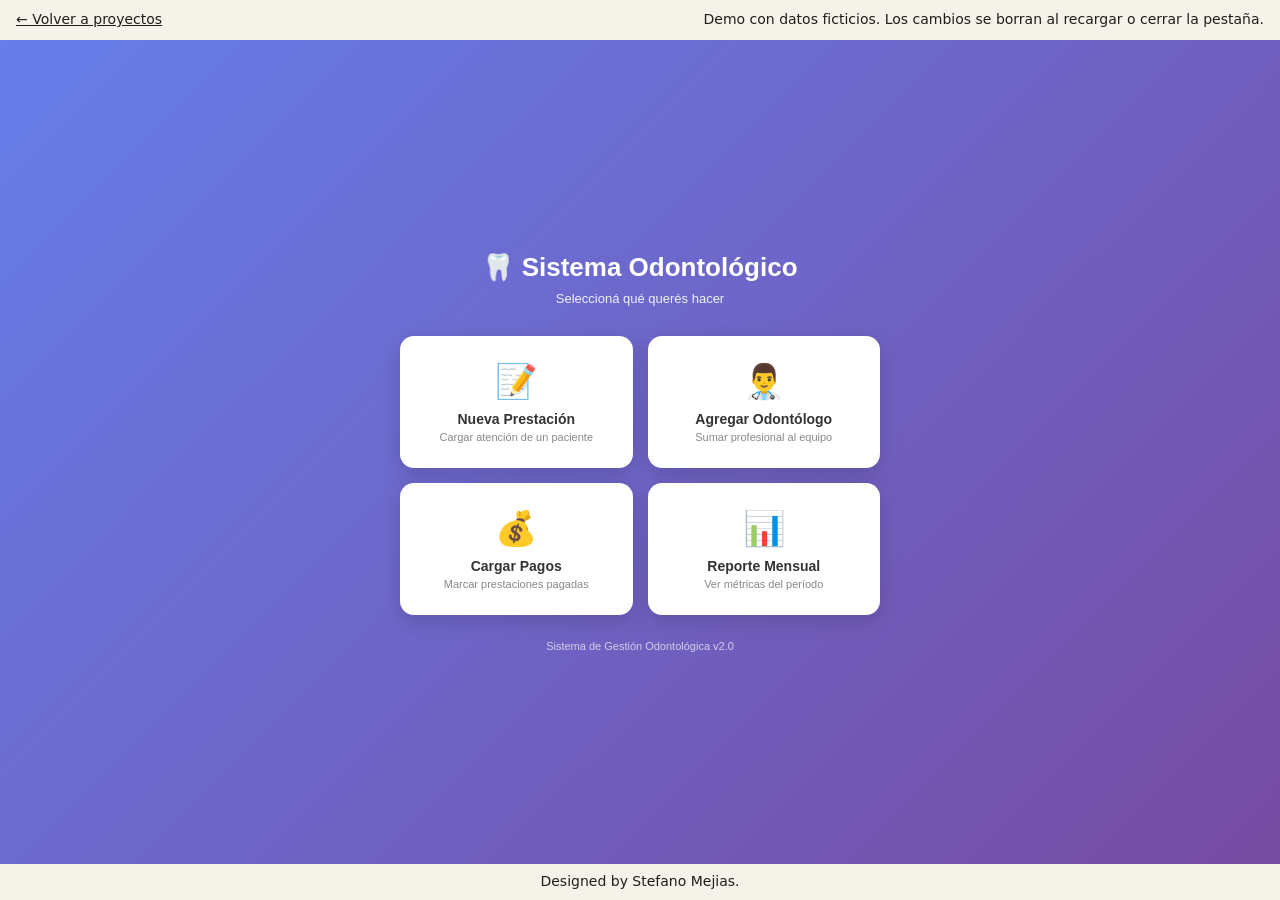
<file: vistas/odontologia/prestacion.html>
﻿<!DOCTYPE html>
<html>
<head>
  <meta http-equiv="Content-Security-Policy" content="default-src 'self'; script-src 'self' 'unsafe-inline'; style-src 'self' 'unsafe-inline'; connect-src 'none'; form-action 'none'; object-src 'none'"><meta name="viewport" content="width=device-width, initial-scale=1">
  <meta charset="utf-8"><script src="bridge.js"></script>
  <style>
    * {
      box-sizing: border-box;
      font-family: 'Segoe UI', Tahoma, Geneva, Verdana, sans-serif;
    }

    body {
      margin: 0;
      padding: 20px;
      background: linear-gradient(135deg, #667eea 0%, #764ba2 100%);
      min-height: 100vh;
    }

    .container {
      max-width: 600px;
      margin: 0 auto;
      background: white;
      border-radius: 10px;
      padding: 30px;
      box-shadow: 0 10px 30px rgba(0,0,0,0.2);
    }

    h2 {
      color: #333;
      margin-bottom: 20px;
      text-align: center;
    }

    .form-group {
      margin-bottom: 20px;
    }

    label {
      display: block;
      margin-bottom: 5px;
      color: #555;
      font-weight: 500;
    }

    input, select, textarea {
      width: 100%;
      padding: 10px;
      border: 1px solid #ddd;
      border-radius: 5px;
      font-size: 14px;
    }

    /* ============================================
       BUSCADOR CON LISTA CUSTOM (combo buscable)
       ============================================ */
    .combo.disabled {
      opacity: .55;
      pointer-events: none;
    }

    .combo-search {
      position: relative;
      margin-bottom: 8px;
    }

    .combo-search .combo-icon {
      position: absolute;
      left: 12px;
      top: 50%;
      transform: translateY(-50%);
      font-size: 13px;
      opacity: .5;
      pointer-events: none;
    }

    .combo-search input {
      width: 100%;
      padding: 10px 12px 10px 36px;
      border: 1.5px solid #ddd;
      border-radius: 8px;
      font-size: 14px;
      background: #f8f9fa;
      transition: border-color .2s, box-shadow .2s, background .2s;
    }

    .combo-search input:focus {
      outline: none;
      border-color: #667eea;
      background: #fff;
      box-shadow: 0 0 0 3px rgba(102, 126, 234, .15);
    }

    .combo-list {
      max-height: 175px;
      overflow-y: auto;
      border: 1.5px solid #e2e2e8;
      border-radius: 8px;
      background: #fff;
    }

    .combo-item {
      padding: 9px 12px;
      cursor: pointer;
      display: flex;
      justify-content: space-between;
      align-items: center;
      gap: 8px;
      border-bottom: 1px solid #f2f2f6;
      font-size: 13.5px;
      color: #333;
      transition: background .12s;
    }

    .combo-item:last-child {
      border-bottom: none;
    }

    .combo-item:hover {
      background: #f0f2fd;
    }

    .combo-item.selected {
      background: linear-gradient(135deg, #667eea, #764ba2);
      color: #fff;
      font-weight: 600;
    }

    .combo-label {
      flex: 1;
      min-width: 0;
      overflow: hidden;
      text-overflow: ellipsis;
      white-space: nowrap;
    }

    .combo-badge {
      font-size: 11px;
      font-weight: 700;
      background: #eef0fd;
      color: #667eea;
      border-radius: 10px;
      padding: 2px 8px;
      white-space: nowrap;
    }

    .combo-precio {
      font-size: 11.5px;
      font-weight: 700;
      color: #28a745;
      white-space: nowrap;
    }

    .combo-item.selected .combo-badge {
      background: rgba(255,255,255,.22);
      color: #fff;
    }

    .combo-item.selected .combo-precio {
      color: #d9f7e6;
    }

    .combo-empty {
      padding: 16px 12px;
      text-align: center;
      color: #999;
      font-size: 13px;
      font-style: italic;
    }

    .combo-count {
      font-size: 11px;
      color: #999;
      margin-top: 4px;
      padding-left: 4px;
    }

    /* Scrollbar fina y violeta */
    .combo-list::-webkit-scrollbar {
      width: 8px;
    }

    .combo-list::-webkit-scrollbar-track {
      background: #f5f5f8;
      border-radius: 4px;
    }

    .combo-list::-webkit-scrollbar-thumb {
      background: #c9cdf2;
      border-radius: 4px;
    }

    .combo-list::-webkit-scrollbar-thumb:hover {
      background: #667eea;
    }

    input:focus, select:focus, textarea:focus {
      outline: none;
      border-color: #667eea;
    }

    .precio-display {
      background: #f8f9fa;
      padding: 10px;
      border-radius: 5px;
      font-size: 18px;
      font-weight: bold;
      color: #28a745;
      text-align: center;
    }

    .coseguro-display {
      background: #fff3cd;
      padding: 10px;
      border-radius: 5px;
      font-size: 18px;
      font-weight: bold;
      color: #856404;
      text-align: center;
      border: 2px solid #ffc107;
    }

    .precio-b-toggle {
      margin-top: 10px;
    }

    .descuento-display {
      background: #d4edda;
      padding: 12px;
      border-radius: 8px;
      font-size: 16px;
      font-weight: bold;
      color: #155724;
      text-align: center;
      border: 2px solid #28a745;
      margin-top: 10px;
      animation: pulse 2s infinite;
    }

    @keyframes pulse {
      0%, 100% {
        transform: scale(1);
      }
      50% {
        transform: scale(1.02);
      }
    }

    .checkbox-group {
      display: flex;
      align-items: center;
      gap: 10px;
    }

    .checkbox-group input[type="checkbox"] {
      width: auto;
    }

    .buttons {
      display: flex;
      gap: 10px;
      margin-top: 30px;
    }

    button {
      flex: 1;
      padding: 12px;
      border: none;
      border-radius: 5px;
      font-size: 16px;
      font-weight: 500;
      cursor: pointer;
      transition: all 0.3s;
    }

    .btn-submit {
      background: #667eea;
      color: white;
    }

    .btn-submit:hover {
      background: #5568d3;
    }

    .btn-cancel {
      background: #6c757d;
      color: white;
    }

    .btn-cancel:hover {
      background: #5a6268;
    }

    .loading {
      display: none;
      text-align: center;
      margin-top: 20px;
    }

    .error {
      display: none;
      background: #f8d7da;
      color: #721c24;
      padding: 10px;
      border-radius: 5px;
      margin-top: 10px;
    }

    .success {
      display: none;
      background: #d4edda;
      color: #155724;
      padding: 10px;
      border-radius: 5px;
      margin-top: 10px;
    }

    .required {
      color: #dc3545;
    }

    /* Barra de navegación (solo Web App) */
    .navbar-web {
      display: flex;
      gap: 6px;
      justify-content: center;
      flex-wrap: wrap;
      margin-bottom: 15px;
    }

    .navbar-web a {
      color: white;
      text-decoration: none;
      font-size: 12px;
      font-weight: 600;
      padding: 7px 12px;
      border-radius: 20px;
      background: rgba(255,255,255,0.18);
      transition: all 0.2s;
      white-space: nowrap;
    }

    .navbar-web a:hover {
      background: rgba(255,255,255,0.35);
    }

    .navbar-web a.active {
      background: #28a745;
      box-shadow: 0 2px 6px rgba(0,0,0,0.3);
    }
  </style>
</head>
<body>

  <nav class="navbar-web">
    <a href="menu.html" class="">🏠 Menú</a>
    <a href="prestacion.html" class="active">📝 Prestación</a>
    <a href="odontologo.html" class="">👨‍⚕️ Odontólogo</a>
    <a href="pagos.html" class="">💰 Pagos</a>
    <a href="reporte.html" class="">📊 Reporte</a>
  </nav>


  <div class="container">
    <h2>📝 Nueva Prestación</h2>

    <div class="error" id="error"></div>
    <div class="success" id="success"></div>

    <form autocomplete="off" id="formulario">
      <div class="form-group">
        <label for="fecha">📅 Fecha <span class="required">*</span></label>
        <input type="date" id="fecha" required>
      </div>

      <div class="form-group">
        <label for="odontologo">👨‍⚕️ Odontólogo <span class="required">*</span></label>
        <select id="odontologo" required>
          <option value="">Cargando...</option>
        </select>
      </div>

      <div class="form-group">
        <label for="paciente">👤 Paciente <span class="required">*</span></label>
        <input type="text" id="paciente" required placeholder="Nombre completo">
      </div>

      <div class="form-group">
        <label for="dni">🆔 DNI (opcional)</label>
        <input type="number" id="dni" placeholder="Número de documento" min="1">
      </div>

      <div class="form-group">
        <label>🏥 Obra Social <span class="required">*</span></label>
        <div class="combo" id="comboObraSocial">
          <div class="combo-search">
            <span class="combo-icon">🔍</span>
            <input type="text" id="busquedaObraSocial" placeholder="Buscar obra social..." autocomplete="off">
          </div>
          <div class="combo-list" id="listaObraSocial"></div>
          <div class="combo-count" id="contadorObraSocial"></div>
        </div>
      </div>

      <div class="form-group">
        <label>⚕️ Prestación <span class="required">*</span></label>
        <div class="combo disabled" id="comboPrestacion">
          <div class="combo-search">
            <span class="combo-icon">🔍</span>
            <input type="text" id="busquedaPrestacion" placeholder="Buscar por código o nombre..." autocomplete="off" disabled>
          </div>
          <div class="combo-list" id="listaPrestacion"></div>
          <div class="combo-count" id="contadorPrestacion"></div>
        </div>
      </div>

      <div class="form-group">
        <label>💲 Precio de la Prestación</label>
        <div class="precio-display" id="precioDisplay">$0</div>
        <div class="descuento-message" id="descuentoMessage" style="display: none;">
          <div class="descuento-display">
            🎉 <strong>¡10% DE DESCUENTO!</strong> (PARTICULAR + EFECTIVO)<br>
            <span style="font-size: 14px;">Precio original: <span id="precioOriginal">$0</span> → Precio final: <span id="precioFinalDescuento">$0</span></span>
          </div>
        </div>
      </div>

      <div class="form-group" id="coseguroGroup" style="display: none;">
        <label id="labelCoseguro">🏥 Coseguro del Paciente</label>
        <div class="coseguro-display" id="coseguroDisplay">$0</div>
        <div class="coseguro-info" id="infoCoseguro" style="font-size: 12px; color: #666; margin-top: 5px;">
          Esta prestación requiere coseguro del paciente
        </div>
      </div>

      <div class="form-group">
        <label for="medioPago">💳 Medio de Pago <span class="required">*</span></label>
        <select id="medioPago" required>
          <option value="">Seleccione...</option>
          <option value="Efectivo">Efectivo</option>
          <option value="Transferencia">Transferencia</option>
          <option value="Posnet">Posnet</option>
        </select>
      </div>

      <div class="form-group">
        <label for="observaciones">📝 Observaciones (opcional)</label>
        <textarea id="observaciones" rows="3" placeholder="Notas adicionales..."></textarea>
      </div>

      <div class="buttons">
        <button type="button" class="btn-cancel" onclick="cerrar()">Cancelar</button>
        <button type="submit" class="btn-submit">Guardar Prestación</button>
      </div>

      <div class="loading" id="loading">
        <p>Guardando...</p>
      </div>
    </form>
  </div>

  <script>
    // Variables globales
    let obrasSociales = [];
    let prestaciones = [];
    let obraSeleccionada = null;
    let prestacionSeleccionada = null;
    let mensajePrestaciones = 'Seleccione primero la obra social';

    // Al cargar la página
    window.onload = function() {
      // Establecer fecha de hoy
      document.getElementById('fecha').valueAsDate = new Date();

      // Cargar datos
      cargarOdontologos();
      cargarObrasSociales();

      // Event listeners
      document.getElementById('medioPago').addEventListener('change', verificarDescuento);
      document.getElementById('formulario').addEventListener('submit', guardarPrestacion);
      document.getElementById('busquedaObraSocial').addEventListener('input', renderListaObras);
      document.getElementById('busquedaPrestacion').addEventListener('input', renderListaPrestaciones);
    };

    /**
     * Normaliza texto para búsqueda: minúsculas y sin acentos
     * ("Endodoncia" y "endodoncia" buscan igual)
     */
    function normalizarTexto(t) {
      return (t || '').toLowerCase().normalize('NFD').replace(/[̀-ͯ]/g, '');
    }

    /**
     * Habilita/deshabilita el combo de prestación
     */
    function setComboPrestacionDisabled(disabled) {
      document.getElementById('comboPrestacion').classList.toggle('disabled', disabled);
      document.getElementById('busquedaPrestacion').disabled = disabled;
    }

    // ============================================
    // COMBO: OBRAS SOCIALES
    // ============================================

    function renderListaObras() {
      const contenedor = document.getElementById('listaObraSocial');
      const filtro = document.getElementById('busquedaObraSocial').value.trim();
      const texto = normalizarTexto(filtro);
      contenedor.innerHTML = '';

      const visibles = obrasSociales.filter(function(os) {
        return texto === '' || normalizarTexto(os.nombre + ' ' + os.codigo).indexOf(texto) !== -1;
      });

      if (visibles.length === 0) {
        const vacio = document.createElement('div');
        vacio.className = 'combo-empty';
        vacio.textContent = 'Sin resultados para "' + filtro + '"';
        contenedor.appendChild(vacio);
      } else {
        visibles.forEach(function(os) {
          const fila = document.createElement('div');
          fila.className = 'combo-item' + (obraSeleccionada && obraSeleccionada.codigo === os.codigo ? ' selected' : '');

          const label = document.createElement('span');
          label.className = 'combo-label';
          label.textContent = os.nombre;
          fila.appendChild(label);

          const badge = document.createElement('span');
          badge.className = 'combo-badge';
          badge.textContent = os.cantidad;
          badge.title = os.cantidad + ' prácticas';
          fila.appendChild(badge);

          fila.addEventListener('click', function() {
            seleccionarObraSocial(os.codigo);
          });
          contenedor.appendChild(fila);
        });
      }

      document.getElementById('contadorObraSocial').textContent =
        visibles.length + (visibles.length === 1 ? ' obra' : ' obras');
    }

    function seleccionarObraSocial(codigo) {
      obraSeleccionada = obrasSociales.find(function(o) { return o.codigo === codigo; }) || null;
      renderListaObras();
      onObraSocialChange();
    }

    // ============================================
    // COMBO: PRESTACIONES
    // ============================================

    function renderListaPrestaciones() {
      const contenedor = document.getElementById('listaPrestacion');
      const filtro = document.getElementById('busquedaPrestacion').value.trim();
      const texto = normalizarTexto(filtro);
      contenedor.innerHTML = '';

      if (prestaciones.length === 0) {
        const vacio = document.createElement('div');
        vacio.className = 'combo-empty';
        vacio.textContent = mensajePrestaciones;
        contenedor.appendChild(vacio);
        document.getElementById('contadorPrestacion').textContent = '';
        return;
      }

      const visibles = prestaciones.filter(function(p) {
        return texto === '' || normalizarTexto(p.codigo + ' ' + p.nombre).indexOf(texto) !== -1;
      });

      if (visibles.length === 0) {
        const vacio = document.createElement('div');
        vacio.className = 'combo-empty';
        vacio.textContent = 'Sin resultados para "' + filtro + '"';
        contenedor.appendChild(vacio);
      } else {
        visibles.forEach(function(p) {
          const fila = document.createElement('div');
          fila.className = 'combo-item' + (prestacionSeleccionada && prestacionSeleccionada.codigo === p.codigo ? ' selected' : '');

          const label = document.createElement('span');
          label.className = 'combo-label';
          label.textContent = p.codigo + ' - ' + p.nombre;
          fila.appendChild(label);

          const precio = document.createElement('span');
          precio.className = 'combo-precio';
          precio.textContent = '$' + Number(p.precio || 0).toLocaleString('es-AR');
          fila.appendChild(precio);

          fila.addEventListener('click', function() {
            seleccionarPrestacion(p.codigo);
          });
          contenedor.appendChild(fila);
        });
      }

      document.getElementById('contadorPrestacion').textContent =
        visibles.length + (visibles.length === 1 ? ' prestación' : ' prestaciones');
    }

    function seleccionarPrestacion(codigo) {
      prestacionSeleccionada = prestaciones.find(function(p) { return p.codigo === codigo; }) || null;
      renderListaPrestaciones();
      onPrestacionChange();
    }

    function cargarOdontologos() {
      demoRun().withSuccessHandler(function(odontologos) {
        const select = document.getElementById('odontologo');
        select.innerHTML = '<option value="">Seleccione...</option>';

        odontologos.forEach(function(odontologo) {
          const option = document.createElement('option');
          option.value = odontologo;
          option.textContent = odontologo;
          select.appendChild(option);
        });
      }).obtenerOdontologos();
    }

    function cargarObrasSociales() {
      demoRun().withSuccessHandler(function(obrasSocialesData) {
        obrasSociales = obrasSocialesData;
        renderListaObras();
      }).obtenerObrasSociales();
    }

    function onObraSocialChange() {
      const obraSocial = obraSeleccionada ? obraSeleccionada.codigo : '';

      // Reset del combo de prestaciones al cambiar de obra social
      prestacionSeleccionada = null;
      prestaciones = [];
      document.getElementById('busquedaPrestacion').value = '';
      document.getElementById('precioDisplay').textContent = '$0';
      document.getElementById('coseguroGroup').style.display = 'none';
      document.getElementById('descuentoMessage').style.display = 'none';

      if (!obraSocial) {
        mensajePrestaciones = 'Seleccione primero la obra social';
        setComboPrestacionDisabled(true);
        renderListaPrestaciones();
        return;
      }

      mensajePrestaciones = 'Cargando...';
      setComboPrestacionDisabled(false);
      renderListaPrestaciones();

      demoRun().withSuccessHandler(function(prestacionesData) {
        prestaciones = prestacionesData;
        mensajePrestaciones = '';
        renderListaPrestaciones();
      }).obtenerPrestacionesPorObraSocial(obraSocial);
    }

    function onPrestacionChange() {
      if (!prestacionSeleccionada) {
        document.getElementById('precioDisplay').textContent = '$0';
        document.getElementById('coseguroDisplay').textContent = '$0';
        document.getElementById('coseguroGroup').style.display = 'none';
        return;
      }

      const precio = prestacionSeleccionada.precio || 0;
      const precioB = prestacionSeleccionada.precioB || 0;

      // Mostrar precio de la prestación
      document.getElementById('precioDisplay').textContent = '$' + Number(precio).toLocaleString('es-AR');

      // Mostrar coseguro (positivo) o gasto de laboratorio (negativo)
      const coseguroGroup = document.getElementById('coseguroGroup');
      const coseguroNum = Number(precioB) || 0;
      const labelCoseguro = document.getElementById('labelCoseguro');
      const infoCoseguro = document.getElementById('infoCoseguro');

      if (coseguroNum > 0) {
        // Coseguro positivo: lo paga el paciente (obras sociales)
        coseguroGroup.style.display = 'block';
        labelCoseguro.textContent = '🏥 Coseguro del Paciente';
        infoCoseguro.textContent = 'Esta prestación requiere coseguro del paciente';
        document.getElementById('coseguroDisplay').textContent = '$' + coseguroNum.toLocaleString('es-AR');
      } else if (coseguroNum < 0) {
        // Gasto negativo: costo de laboratorio (particulares)
        coseguroGroup.style.display = 'block';
        labelCoseguro.textContent = '🔧 Gasto de Laboratorio';
        infoCoseguro.textContent = 'Costo de laboratorio (se descuenta del precio al liquidar)';
        document.getElementById('coseguroDisplay').textContent = '$' + Math.abs(coseguroNum).toLocaleString('es-AR');
      } else {
        coseguroGroup.style.display = 'none';
        document.getElementById('coseguroDisplay').textContent = '$0';
      }

      // Verificar si aplica descuento (PARTICULAR + EFECTIVO)
      verificarDescuento();
    }

    function verificarDescuento() {
      const obraSocial = obraSeleccionada ? obraSeleccionada.codigo : '';
      const medioPago = document.getElementById('medioPago').value;

      if (!prestacionSeleccionada) return;

      const precio = Number(prestacionSeleccionada.precio) || 0;
      const descuentoMessage = document.getElementById('descuentoMessage');

      // Verificar si es algún PARTICULAR + EFECTIVO
      if (obraSocial.indexOf('PARTICULAR') !== -1 && medioPago === 'Efectivo' && precio > 0) {
        const precioOriginal = precio;
        const descuento = precio * 0.10;
        const precioFinal = precio - descuento;

        // Mostrar mensaje de descuento
        descuentoMessage.style.display = 'block';
        document.getElementById('precioOriginal').textContent = '$' + precioOriginal.toLocaleString('es-AR');
        document.getElementById('precioFinalDescuento').textContent = '$' + precioFinal.toLocaleString('es-AR');

        // Actualizar precio principal mostrado
        document.getElementById('precioDisplay').textContent = '$' + precioFinal.toLocaleString('es-AR') + ' (con 10% OFF)';
      } else {
        // Ocultar mensaje de descuento
        descuentoMessage.style.display = 'none';

        // Mostrar precio normal
        if (precio > 0) {
          document.getElementById('precioDisplay').textContent = '$' + precio.toLocaleString('es-AR');
        }
      }
    }

    function guardarPrestacion(e) {
      e.preventDefault();

      mostrarLoading(true);
      ocultarMensajes();

      // Capitalizar cada palabra del paciente (nombre y apellido)
      let paciente = document.getElementById('paciente').value.trim();
      paciente = paciente.split(' ').map(function(palabra) {
        if (palabra.length === 0) return '';
        return palabra.charAt(0).toUpperCase() + palabra.slice(1).toLowerCase();
      }).join(' ');

      // Validar DNI (con min="1" en el input ya no permite negativos)
      const dni = document.getElementById('dni').value;
      const dniNum = parseInt(dni);
      if (dni && (dniNum <= 0 || isNaN(dniNum))) {
        mostrarLoading(false);
        mostrarError('El DNI debe ser un número positivo mayor a 0');
        return;
      }

      // Odontólogo siempre en mayúsculas
      let odontologo = document.getElementById('odontologo').value.trim();
      odontologo = odontologo.toUpperCase();

      // Validar selección de obra social y prestación (combo custom)
      if (!obraSeleccionada) {
        mostrarLoading(false);
        mostrarError('Seleccione una obra social');
        return;
      }
      if (!prestacionSeleccionada) {
        mostrarLoading(false);
        mostrarError('Seleccione una prestación');
        return;
      }

      const datos = {
        fechaAtencion: document.getElementById('fecha').value,
        odontologo: odontologo,
        paciente: paciente,
        dni: dni,
        obraSocial: obraSeleccionada.codigo,
        prestacion: prestacionSeleccionada.codigo,
        medioPago: document.getElementById('medioPago').value,
        observaciones: document.getElementById('observaciones').value
      };

      demoRun().withSuccessHandler(function(resultado) {
        mostrarLoading(false);

        if (resultado.exito) {
          mostrarExito(resultado.mensaje);
          limpiarFormulario();
        } else {
          mostrarError(resultado.mensaje);
        }
      }).withFailureHandler(function(error) {
        mostrarLoading(false);
        mostrarError('Error: ' + error.message);
      }).guardarPrestacion(datos);
    }

    function limpiarFormulario() {
      document.getElementById('paciente').value = '';
      document.getElementById('dni').value = '';
      // Reset de los combos custom
      obraSeleccionada = null;
      prestacionSeleccionada = null;
      prestaciones = [];
      mensajePrestaciones = 'Seleccione primero la obra social';
      document.getElementById('busquedaObraSocial').value = '';
      document.getElementById('busquedaPrestacion').value = '';
      renderListaObras();
      renderListaPrestaciones();
      setComboPrestacionDisabled(true);
      document.getElementById('medioPago').value = '';
      document.getElementById('observaciones').value = '';
      document.getElementById('precioDisplay').textContent = '$0';
      document.getElementById('coseguroGroup').style.display = 'none';
      document.getElementById('coseguroDisplay').textContent = '$0';
      document.getElementById('descuentoMessage').style.display = 'none'; // ✅ Ocultar mensaje de descuento
      document.getElementById('fecha').valueAsDate = new Date();
    }

    function cerrar() {
      // En Web App vuelve al menú; en diálogo de Sheets cierra el modal

      window.location.href = 'menu.html';

    }

    function mostrarLoading(mostrar) {
      document.getElementById('loading').style.display = mostrar ? 'block' : 'none';
    }

    function mostrarError(mensaje) {
      const error = document.getElementById('error');
      error.textContent = mensaje;
      error.style.display = 'block';
    }

    function mostrarExito(mensaje) {
      const success = document.getElementById('success');
      success.textContent = mensaje;
      success.style.display = 'block';
    }

    function ocultarMensajes() {
      document.getElementById('error').style.display = 'none';
      document.getElementById('success').style.display = 'none';
    }
  </script>
</body>
</html>
</file>
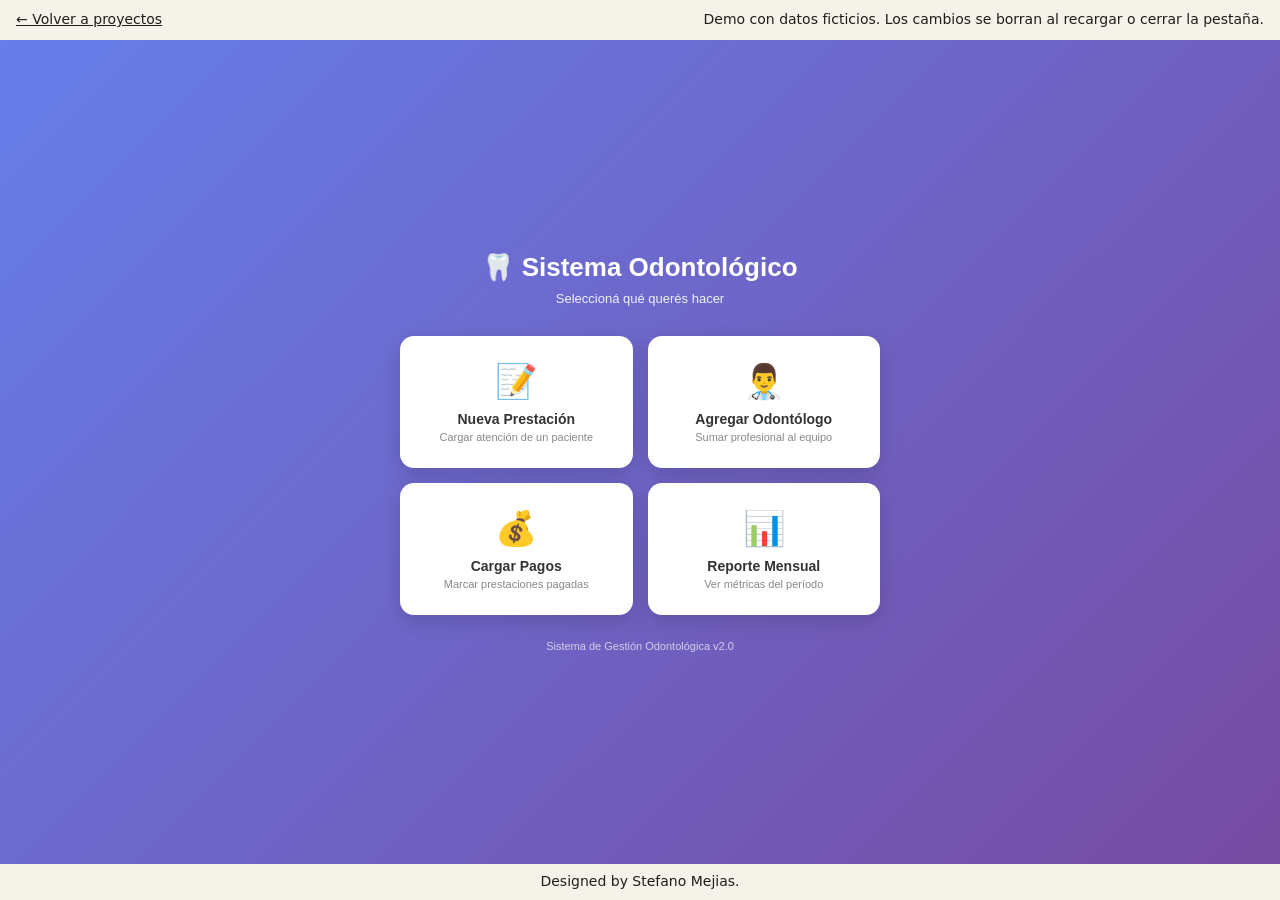
<file: vistas/odontologia/reporte.html>
﻿<!DOCTYPE html>
<html>
<head>
  <meta http-equiv="Content-Security-Policy" content="default-src 'self'; script-src 'self' 'unsafe-inline'; style-src 'self' 'unsafe-inline'; connect-src 'none'; form-action 'none'; object-src 'none'">
  <meta charset="utf-8"><script src="bridge.js"></script>
  <meta name="viewport" content="width=device-width, initial-scale=1.0">
  <style>
    * {
      margin: 0;
      padding: 0;
      box-sizing: border-box;
    }

    body {
      font-family: 'Segoe UI', Tahoma, Geneva, Verdana, sans-serif;
      background: linear-gradient(135deg, #667eea 0%, #764ba2 100%);
      padding: 10px;
      font-size: 13px;
      overflow-y: auto;
      overflow-x: hidden;
      max-height: 100vh;
      width: 100%;
    }

    .period-selector {
      background: white;
      padding: 15px 20px;
      border-radius: 12px;
      margin-bottom: 15px;
      box-shadow: 0 4px 15px rgba(0,0,0,0.2);
    }

    .period-selector label {
      display: block;
      font-weight: 600;
      margin-bottom: 8px;
      color: #333;
      font-size: 13px;
    }

    .period-selector select {
      width: 100%;
      padding: 12px;
      border: 2px solid #e0e0e0;
      border-radius: 8px;
      font-size: 14px;
      font-weight: 600;
      color: #333;
      background: white;
      transition: all 0.3s;
    }

    .period-selector select:focus {
      outline: none;
      border-color: #667eea;
      box-shadow: 0 0 0 3px rgba(102, 126, 234, 0.1);
    }

    .metrics-grid {
      display: grid;
      grid-template-columns: repeat(auto-fit, minmax(130px, 1fr));
      gap: 10px;
      margin-bottom: 15px;
    }

    .metric-card {
      background: white;
      padding: 15px;
      border-radius: 12px;
      box-shadow: 0 4px 15px rgba(0,0,0,0.2);
      text-align: center;
      transition: transform 0.3s;
    }

    .metric-card:hover {
      transform: translateY(-5px);
    }

    .metric-card .icon {
      font-size: 24px;
      margin-bottom: 8px;
    }

    .metric-card .value {
      font-size: 20px;
      font-weight: 700;
      margin-bottom: 4px;
    }

    .metric-card .label {
      font-size: 11px;
      color: #666;
      font-weight: 600;
      text-transform: uppercase;
      letter-spacing: 0.5px;
      position: relative;
      display: inline-flex;
      align-items: center;
      gap: 4px;
    }

    .info-btn {
      background: #e0e0e0;
      border: none;
      border-radius: 50%;
      width: 16px;
      height: 16px;
      font-size: 10px;
      cursor: pointer;
      color: #666;
      font-weight: 700;
      display: inline-flex;
      align-items: center;
      justify-content: center;
      transition: all 0.2s;
    }

    .info-btn:hover {
      background: #667eea;
      color: white;
      transform: scale(1.1);
    }

    .tooltip {
      position: relative;
    }

    .tooltip-text {
      visibility: hidden;
      width: 200px;
      background: #333;
      color: white;
      text-align: center;
      border-radius: 6px;
      padding: 8px;
      font-size: 10px;
      position: absolute;
      bottom: 100%;
      left: 50%;
      transform: translateX(-50%);
      opacity: 0;
      transition: opacity 0.3s;
      z-index: 100;
      margin-bottom: 5px;
      line-height: 1.3;
    }

    .tooltip-text::after {
      content: "";
      position: absolute;
      top: 100%;
      left: 50%;
      transform: translateX(-50%);
      border: 4px solid transparent;
      border-top-color: #333;
    }

    .tooltip:hover .tooltip-text {
      visibility: visible;
      opacity: 1;
    }

    .metric-card.primary .value { color: #667eea; }
    .metric-card.success .value { color: #4CAF50; }
    .metric-card.warning .value { color: #FF9800; }
    .metric-card.danger .value { color: #f44336; }
    .metric-card.info .value { color: #2196F3; }

    .section {
      background: white;
      padding: 18px;
      border-radius: 12px;
      margin-bottom: 15px;
      box-shadow: 0 4px 15px rgba(0,0,0,0.2);
    }

    .section h2 {
      font-size: 16px;
      margin-bottom: 15px;
      color: #333;
      font-weight: 700;
      display: flex;
      align-items: center;
      gap: 8px;
    }

    .section h2 .icon {
      font-size: 18px;
    }

    .chart-container {
      margin-bottom: 15px;
    }

    .bar-chart {
      display: flex;
      flex-direction: column;
      gap: 8px;
    }

    .bar-item {
      display: flex;
      align-items: center;
      gap: 10px;
    }

    .bar-label {
      min-width: 120px;
      font-size: 11px;
      font-weight: 600;
      color: #333;
    }

    .bar-wrapper {
      flex: 1;
      height: 24px;
      background: #f5f5f5;
      border-radius: 12px;
      overflow: hidden;
      position: relative;
    }

    .bar-fill {
      height: 100%;
      background: linear-gradient(90deg, #667eea 0%, #764ba2 100%);
      border-radius: 12px;
      transition: width 0.8s ease;
      display: flex;
      align-items: center;
      justify-content: flex-end;
      padding-right: 8px;
    }

    .bar-value {
      color: white;
      font-size: 10px;
      font-weight: 700;
    }

    .bar-amount {
      min-width: 80px;
      text-align: right;
      font-size: 11px;
      font-weight: 700;
      color: #4CAF50;
    }

    .table-responsive {
      overflow-x: auto;
    }

    table {
      width: 100%;
      border-collapse: collapse;
      font-size: 11px;
    }

    thead {
      background: #f8f9fa;
    }

    th {
      padding: 12px 10px;
      text-align: left;
      font-weight: 600;
      color: #333;
      border-bottom: 2px solid #e0e0e0;
      font-size: 10px;
      text-transform: uppercase;
      letter-spacing: 0.5px;
    }

    td {
      padding: 12px 10px;
      border-bottom: 1px solid #f0f0f0;
    }

    tr:hover {
      background: #f8f9fa;
    }

    .amount {
      font-weight: 700;
      color: #4CAF50;
    }

    .amount.paid {
      color: #2196F3;
    }

    .amount.pending {
      color: #FF9800;
    }

    .progress-bar {
      width: 100%;
      height: 8px;
      background: #e0e0e0;
      border-radius: 4px;
      overflow: hidden;
      margin-top: 4px;
    }

    .progress-fill {
      height: 100%;
      background: linear-gradient(90deg, #4CAF50 0%, #2196F3 100%);
      border-radius: 4px;
      transition: width 0.3s;
    }

    .percentage {
      font-size: 10px;
      color: #666;
      margin-top: 2px;
    }

    .loading {
      text-align: center;
      padding: 40px;
      color: white;
      font-size: 14px;
    }

    .loading-spinner {
      border: 3px solid rgba(255,255,255,0.3);
      border-top: 3px solid white;
      border-radius: 50%;
      width: 40px;
      height: 40px;
      animation: spin 1s linear infinite;
      margin: 0 auto 15px;
    }

    @keyframes spin {
      0% { transform: rotate(0deg); }
      100% { transform: rotate(360deg); }
    }

    .no-data {
      text-align: center;
      padding: 40px;
      background: white;
      border-radius: 12px;
      box-shadow: 0 4px 15px rgba(0,0,0,0.2);
    }

    .no-data .icon {
      font-size: 48px;
      margin-bottom: 15px;
    }

    .no-data p {
      color: #666;
      font-size: 14px;
    }

    /* Barra de navegación (solo Web App) */
    .navbar-web {
      display: flex;
      gap: 6px;
      justify-content: center;
      flex-wrap: wrap;
      margin-bottom: 10px;
    }

    .navbar-web a {
      color: white;
      text-decoration: none;
      font-size: 12px;
      font-weight: 600;
      padding: 7px 12px;
      border-radius: 20px;
      background: rgba(255,255,255,0.18);
      transition: all 0.2s;
      white-space: nowrap;
    }

    .navbar-web a:hover {
      background: rgba(255,255,255,0.35);
    }

    .navbar-web a.active {
      background: #28a745;
      box-shadow: 0 2px 6px rgba(0,0,0,0.3);
    }

    /* Responsive improvements */
    @media (max-width: 768px) {
      body {
        padding: 8px;
        font-size: 12px;
      }

      .metrics-grid {
        grid-template-columns: repeat(2, 1fr);
        gap: 8px;
      }

      .metric-card {
        padding: 12px;
      }

      .metric-card .icon {
        font-size: 20px;
        margin-bottom: 6px;
      }

      .metric-card .value {
        font-size: 16px;
      }

      .metric-card .label {
        font-size: 9px;
      }

      .info-btn {
        width: 14px;
        height: 14px;
        font-size: 8px;
      }

      .tooltip-text {
        width: 150px;
        font-size: 9px;
        padding: 6px;
      }

      .section {
        padding: 12px;
        margin-bottom: 12px;
      }

      .section h2 {
        font-size: 14px;
        margin-bottom: 12px;
      }

      .section h2 .icon {
        font-size: 16px;
      }

      .period-selector {
        padding: 12px 15px;
        margin-bottom: 12px;
      }

      .period-selector label {
        font-size: 12px;
        margin-bottom: 6px;
      }

      .period-selector select {
        padding: 10px;
        font-size: 13px;
      }

      .bar-item {
        gap: 6px;
      }

      .bar-label {
        min-width: 80px;
        font-size: 9px;
      }

      .bar-wrapper {
        height: 20px;
      }

      .bar-fill {
        padding-right: 6px;
      }

      .bar-value {
        font-size: 9px;
      }

      .bar-amount {
        min-width: 60px;
        font-size: 9px;
      }

      table {
        font-size: 10px;
      }

      th, td {
        padding: 8px 4px;
        font-size: 10px;
      }

      th {
        font-size: 9px;
        padding: 10px 4px 6px;
      }

      .amount {
        font-size: 9px;
      }

      .progress-bar {
        height: 6px;
      }

      .percentage {
        font-size: 8px;
      }
    }

    @media (max-width: 480px) {
      body {
        padding: 6px;
        font-size: 11px;
      }

      .metrics-grid {
        grid-template-columns: 1fr 1fr;
        gap: 6px;
      }

      .metric-card {
        padding: 10px;
      }

      .metric-card .icon {
        font-size: 18px;
        margin-bottom: 4px;
      }

      .metric-card .value {
        font-size: 14px;
        margin-bottom: 3px;
      }

      .metric-card .label {
        font-size: 8px;
        gap: 3px;
      }

      .info-btn {
        width: 12px;
        height: 12px;
        font-size: 7px;
      }

      .tooltip-text {
        width: 120px;
        font-size: 8px;
        padding: 4px;
      }

      .period-selector {
        padding: 10px 12px;
      }

      .period-selector label {
        font-size: 11px;
      }

      .period-selector select {
        padding: 8px;
        font-size: 12px;
      }

      .section {
        padding: 10px;
      }

      .section h2 {
        font-size: 13px;
      }

      .section h2 .icon {
        font-size: 14px;
      }

      .bar-item {
        flex-direction: column;
        align-items: stretch;
        gap: 3px;
      }

      .bar-label {
        min-width: auto;
        font-size: 8px;
      }

      .bar-wrapper {
        height: 18px;
      }

      .bar-value {
        font-size: 8px;
        padding-right: 4px;
      }

      .bar-amount {
        min-width: auto;
        text-align: left;
        font-size: 8px;
      }

      table {
        font-size: 9px;
      }

      th, td {
        padding: 6px 3px;
        font-size: 9px;
      }

      th {
        font-size: 8px;
        padding: 8px 3px 4px;
      }

      .hide-mobile {
        display: none;
      }

      .table-responsive {
        overflow-x: auto;
        -webkit-overflow-scrolling: touch;
      }

      /* Optimización para que no haya scroll horizontal innecesario */
      .section {
        overflow-x: hidden;
      }
    }

    /* Extra pequeño optimización */
    @media (max-width: 380px) {
      .metrics-grid {
        grid-template-columns: 1fr;
      }

      .bar-label {
        font-size: 7px;
      }

      .bar-amount {
        font-size: 7px;
      }

      table {
        font-size: 8px;
      }

      th, td {
        padding: 4px 2px;
        font-size: 8px;
      }

      .percentage {
        font-size: 6px;
      }
    }

      .amount {
        font-size: 8px;
      }

      .progress-bar {
        height: 5px;
      }

      .percentage {
        font-size: 7px;
      }
    @media (max-width: 768px) {
      .table-responsive { overflow-x: auto; }
      table th, table td, table .amount { font-size: 14px; padding: 8px; }
      .bar-label, .bar-amount, .bar-value, table .percentage { font-size: 12px; }
    }
  </style>
</head>
<body>

  <nav class="navbar-web">
    <a href="menu.html">🏠 Menú</a>
    <a href="prestacion.html">📝 Prestación</a>
    <a href="odontologo.html">👨‍⚕️ Odontólogo</a>
    <a href="pagos.html">💰 Pagos</a>
    <a href="reporte.html" class="active">📊 Reporte</a>
  </nav>


  <div id="loadingContainer" class="loading">
    <div class="loading-spinner"></div>
    <p>Cargando datos del reporte...</p>
  </div>

  <div id="reportContainer" style="display: none;">
    <div class="period-selector">
      <label>📅 Período a consultar:</label>
      <select id="periodoSelect" onchange="cargarReporte()">
        <option value="">Cargando períodos disponibles...</option>
      </select>
    </div>

    <div class="metrics-grid">
      <div class="metric-card primary">
        <div class="icon">📋</div>
        <div class="value" id="totalPrestaciones">0</div>
        <div class="label tooltip">
          Prestaciones
          <span class="info-btn">i</span>
          <span class="tooltip-text">Cantidad total de prestaciones realizadas en este período, independientemente de la obra social</span>
        </div>
      </div>

      <div class="metric-card success">
        <div class="icon">💰</div>
        <div class="value" id="totalFacturado">$0</div>
        <div class="label tooltip">
          Total Facturado
          <span class="info-btn">i</span>
          <span class="tooltip-text">Suma de los precios de todas las prestaciones según el nomenclador de cada obra social</span>
        </div>
      </div>

      <div class="metric-card info">
        <div class="icon">👨‍⚕️</div>
        <div class="value" id="totalComisiones">$0</div>
        <div class="label tooltip">
          Comisiones
          <span class="info-btn">i</span>
          <span class="tooltip-text">40% del monto neto (precio - 13.2%) que corresponde a los odontólogos por su trabajo</span>
        </div>
      </div>

      <div class="metric-card warning">
        <div class="icon">✅</div>
        <div class="value" id="totalPagado">$0</div>
        <div class="label tooltip">
          Pagado
          <span class="info-btn">i</span>
          <span class="tooltip-text">Monto total ya abonado a los odontólogos por las prestaciones marcadas como pagadas</span>
        </div>
      </div>

      <div class="metric-card danger">
        <div class="icon">⏳</div>
        <div class="value" id="totalPendiente">$0</div>
        <div class="label tooltip">
          Pendiente
          <span class="info-btn">i</span>
          <span class="tooltip-text">Monto que falta abonar a los odontólogos por prestaciones realizadas pero aún no pagadas</span>
        </div>
      </div>
    </div>

    <div class="section">
      <h2><span class="icon">🏥</span> Obras Sociales más Utilizadas</h2>
      <div class="chart-container">
        <div id="chartOS" class="bar-chart"></div>
      </div>
    </div>

    <div class="section">
      <h2><span class="icon">👨‍⚕️</span> Desglose por Odontólogo</h2>
      <div class="table-responsive">
        <table>
          <thead>
            <tr>
              <th>Odontólogo</th>
              <th>Cantidad</th>
              <th>Facturado</th>
              <th>Comisión Total</th>
              <th class="hide-mobile">Pagado</th>
              <th class="hide-mobile">Pendiente</th>
              <th>Estado Pago</th>
            </tr>
          </thead>
          <tbody id="tablaOdontologos"></tbody>
        </table>
      </div>
    </div>
  </div>

  <div id="noDataContainer" class="no-data" style="display: none;">
    <div class="icon">📊</div>
    <p>No hay datos disponibles para el período seleccionado</p>
  </div>

  <script>
    let mesesDisponibles = [];

    window.onload = function() {
      cargarMesesDisponibles();
    };

    function cargarMesesDisponibles() {
      showLoading(true);

      demoRun()
        .withSuccessHandler(function(meses) {
          mesesDisponibles = meses;

          if (meses.length === 0) {
            showNoData();
            return;
          }

          // Poblar el select
          const select = document.getElementById('periodoSelect');
          select.innerHTML = '<option value="">Seleccione un período</option>';

          meses.forEach(function(mes) {
            const option = document.createElement('option');
            option.value = mes.valor;
            option.textContent = mes.label;
            select.appendChild(option);
          });

          // Seleccionar el mes más reciente automáticamente
          if (meses.length > 0) {
            select.value = meses[0].valor;
            cargarReporte();
          }

          showLoading(false);
        })
        .withFailureHandler(function(error) {
          alert('Error al cargar meses disponibles: ' + error.message);
          showLoading(false);
        })
        .obtenerMesesDisponibles();
    }

    function cargarReporte() {
      const periodoSeleccionado = document.getElementById('periodoSelect').value;

      if (!periodoSeleccionado) {
        return;
      }

      const [anio, mes] = periodoSeleccionado.split('-').map(Number);

      showLoading(true);

      demoRun()
        .withSuccessHandler(function(resultado) {
          if (!resultado.exito) {
            showNoData();
            return;
          }

          mostrarReporte(resultado);
          showLoading(false);
        })
        .withFailureHandler(function(error) {
          alert('Error al cargar reporte: ' + error.message);
          showLoading(false);
        })
        .obtenerDatosReporteMensual(anio, mes);
    }

    function mostrarReporte(datos) {
      document.getElementById('reportContainer').style.display = 'block';
      document.getElementById('noDataContainer').style.display = 'none';

      const metricas = datos.metricas;

      // Métricas principales
      document.getElementById('totalPrestaciones').textContent = metricas.totalPrestaciones;
      document.getElementById('totalFacturado').textContent = formatearMoneda(metricas.totalFacturado);
      document.getElementById('totalComisiones').textContent = formatearMoneda(metricas.totalComisiones);
      document.getElementById('totalPagado').textContent = formatearMoneda(metricas.totalPagado);
      document.getElementById('totalPendiente').textContent = formatearMoneda(metricas.totalPendiente);

      // Gráfico de obras sociales
      mostrarChartOS(metricas.rankingOS, metricas.totalFacturado);

      // Tabla de odontólogos
      mostrarTablaOdontologos(metricas.rankingOdontologos);
    }

    function mostrarChartOS(rankingOS, totalFacturado) {
      const container = document.getElementById('chartOS');
      container.innerHTML = '';

      if (rankingOS.length === 0) {
        container.innerHTML = '<p style="text-align: center; color: #999;">No hay datos de obras sociales</p>';
        return;
      }

      const maxValor = rankingOS[0].totalFacturado;

      rankingOS.forEach(function(os) {
        const porcentaje = (os.totalFacturado / maxValor) * 100;
        const porcentajeTotal = ((os.totalFacturado / totalFacturado) * 100).toFixed(1);

        const barItem = document.createElement('div');
        barItem.className = 'bar-item';
        barItem.innerHTML = `
          <div class="bar-label">${os.nombre}</div>
          <div class="bar-wrapper">
            <div class="bar-fill" style="width: ${porcentaje}%;">
              <span class="bar-value">${os.cantidad}</span>
            </div>
          </div>
          <div class="bar-amount">${formatearMoneda(os.totalFacturado)}</div>
        `;
        container.appendChild(barItem);
      });
    }

    function mostrarTablaOdontologos(rankingOdontologos) {
      const tbody = document.getElementById('tablaOdontologos');
      tbody.innerHTML = '';

      if (rankingOdontologos.length === 0) {
        tbody.innerHTML = '<tr><td colspan="7" style="text-align: center; color: #999;">No hay datos de odontólogos</td></tr>';
        return;
      }

      rankingOdontologos.forEach(function(odontologo) {
        const porcentajePagado = odontologo.comisiones > 0
          ? ((odontologo.pagado / odontologo.comisiones) * 100).toFixed(1)
          : 0;

        const tr = document.createElement('tr');
        tr.innerHTML = `
          <td><strong>${escapeCell(odontologo.nombre)}</strong></td>
          <td>${odontologo.cantidad}</td>
          <td class="amount">${formatearMoneda(odontologo.totalFacturado)}</td>
          <td class="amount">${formatearMoneda(odontologo.comisiones)}</td>
          <td class="amount paid hide-mobile">${formatearMoneda(odontologo.pagado)}</td>
          <td class="amount pending hide-mobile">${formatearMoneda(odontologo.pendiente)}</td>
          <td>
            <div class="progress-bar">
              <div class="progress-fill" style="width: ${porcentajePagado}%"></div>
            </div>
            <div class="percentage">${porcentajePagado}% pagado</div>
          </td>
        `;
        tbody.appendChild(tr);
      });
    }

    function formatearMoneda(valor) {
      if (!valor) return '$0';
      return '$' + parseFloat(valor).toLocaleString('es-AR', {
        minimumFractionDigits: 0,
        maximumFractionDigits: 0
      });
    }

    function showLoading(show) {
      document.getElementById('loadingContainer').style.display = show ? 'block' : 'none';
      document.getElementById('reportContainer').style.display = show ? 'none' : 'block';
      document.getElementById('noDataContainer').style.display = 'none';
    }

    function showNoData() {
      document.getElementById('loadingContainer').style.display = 'none';
      document.getElementById('reportContainer').style.display = 'none';
      document.getElementById('noDataContainer').style.display = 'block';
    }
  </script>
</body>
</html>
</file>
<file: styles.css>
:root {
  color-scheme: light;
  --background: #f5f2ea;
  --panel: #fffaf0;
  --bar: #eee8dd;
  --text: #201e1a;
  --muted: #58534b;
  --line: #d2cbc0;
  --accent: #b23e20;
  --display: "Space Grotesk", system-ui, sans-serif;
  --body: Manrope, system-ui, sans-serif;
}

* { box-sizing: border-box; }
html { scroll-behavior: smooth; }
body {
  --grid-cell: 48px;
  isolation: isolate;
  margin: 0;
  background:
    linear-gradient(90deg, #70534720 1px, transparent 1px) 0 0 / var(--grid-cell) var(--grid-cell) fixed,
    linear-gradient(#70534720 1px, transparent 1px) 0 0 / var(--grid-cell) var(--grid-cell) fixed,
    var(--background);
  color: var(--text);
  font: 500 1rem/1.6 var(--body);
}
h1, h2, h3, p { margin: 0; }
a { color: inherit; text-underline-offset: .24em; }
a:hover { color: var(--accent); }
a:focus-visible, button:focus-visible {
  outline: 2px solid var(--accent);
  outline-offset: 5px;
}
.shell { width: min(1180px, calc(100% - 96px)); margin-inline: auto; }
.skip {
  position: absolute;
  z-index: 1;
  inset: 12px auto auto 12px;
  padding: .65rem 1rem;
  background: var(--accent);
  color: var(--background);
  transform: translateY(-150%);
}
.skip:focus { transform: none; color: var(--background); outline-color: var(--text); }

.site-header { margin-top: 20px; }
.site-header .terminal-bar { flex-wrap: wrap; border-bottom: 0; }
.signature {
  color: var(--text);
  font-size: .94rem;
  font-weight: 700;
  text-decoration: none;
}
.signature span, .title-period { color: var(--accent); }
.site-nav {
  display: flex;
  flex-wrap: wrap;
  align-items: center;
  gap: 8px;
  margin-inline-start: auto;
}
.site-nav a { display: inline-flex; align-items: center; text-decoration: none; }
.nav-toggle { margin-inline-start: auto; }
.nav-toggle::after { content: ""; display: inline-block; width: .4em; height: .4em; margin: 0 0 .2em .65em; border: solid currentColor; border-width: 0 1.5px 1.5px 0; transform: rotate(45deg); }
.nav-toggle[aria-expanded="true"]::after { transform: rotate(225deg); margin-bottom: 0; }

.hero {
  display: grid;
  grid-template-columns: minmax(0, 1.1fr) minmax(0, 1fr);
  align-items: center;
  gap: clamp(16px, 3vw, 48px);
  min-height: clamp(460px, 49vw, 620px);
  margin-block: 20px clamp(34px, 5vw, 70px);
  padding-block: 24px;
}
.page-grid-glow {
  position: fixed;
  z-index: -1;
  inset: 0;
  pointer-events: none;
  background-image:
    linear-gradient(90deg, #b23e20b0 1px, transparent 1px),
    linear-gradient(#b23e20b0 1px, transparent 1px);
  background-size: var(--grid-cell) var(--grid-cell);
  opacity: 0;
  mask-image: radial-gradient(180px circle at var(--grid-x, 50%) var(--grid-y, 50%), #000, transparent);
  transition: opacity 420ms ease-out;
}
.page-grid-glow.is-lit { opacity: 1; transition-duration: 100ms; }
.hero-stack h2 {
  margin-bottom: 14px;
  color: var(--muted);
  font: 700 .8rem/1.4 ui-monospace, Consolas, monospace;
  letter-spacing: .12em;
  text-transform: uppercase;
}
.tech-grid {
  display: grid;
  grid-template-columns: repeat(4, minmax(0, 1fr));
  gap: 8px;
  margin: 0;
  padding: 0;
  list-style: none;
}
.tech-grid li {
  display: grid;
  place-items: center;
  align-content: center;
  gap: 8px;
  min-height: 83px;
  padding: 8px 4px;
  border: 1px solid var(--line);
  border-radius: 8px;
  background: color-mix(in srgb, var(--panel) 88%, transparent);
  font: 600 .75rem/1.2 var(--display);
  text-align: center;
  overflow-wrap: anywhere;
}
.tech-grid img {
  object-fit: contain;
}
@media (hover: hover) {
  .tech-grid li:hover {
    border-color: var(--accent);
    background: var(--panel);
  }
}
.project-kind {
  font: 700 .75rem/1.5 var(--display);
  letter-spacing: .13em;
  text-transform: uppercase;
}
.intro { container-type: inline-size; }
.intro h1 {
  font: 700 min(15cqi, 6rem)/.98 var(--display);
  letter-spacing: -.075em;
}
.intro-copy { color: var(--muted); margin-top: 30px; font-size: clamp(1rem, 2vw, 1.23rem); }
.primary {
  display: inline-flex;
  align-items: center;
  gap: 36px;
  border-radius: 100px;
  padding: 12px 20px;
  background: var(--text);
  color: white;
  font: 700 .83rem/1.5 var(--display);
  text-decoration: none;
}
.primary:hover { background: var(--accent); color: white; }
.primary:focus-visible { outline-color: var(--text); }
.intro-actions {
  display: flex;
  flex-wrap: wrap;
  align-items: center;
  gap: 12px 20px;
  margin-top: 25px;
}
.work, .education { padding-bottom: clamp(52px, 8vw, 110px); }
.education-list {
  margin: 0;
  padding: 0 clamp(18px, 3vw, 36px);
  list-style: none;
  border: 1px solid var(--line);
  border-radius: 10px;
  background: var(--panel);
}
.education-list li {
  display: grid;
  grid-template-columns: minmax(0, 1fr) 16ch;
  align-items: center;
  gap: 12px 28px;
  padding-block: 22px;
}
.education-list li + li { border-top: 1px solid var(--line); }
.education-list h3 {
  max-width: 52ch;
  font: 600 clamp(1.1rem, 2vw, 1.45rem)/1.35 var(--display);
}
.education-period {
  margin-top: 4px;
  color: var(--muted);
  font: 500 .85rem/1.5 ui-monospace, Consolas, monospace;
}
.education-status {
  display: inline-flex;
  align-items: center;
  gap: 8px;
  color: var(--accent);
  font: 600 .83rem/1.5 ui-monospace, Consolas, monospace;
}
.education-progress {
  display: grid;
  justify-self: start;
  gap: 6px;
  padding: 8px 12px 10px;
  border: 1px solid #dfbdac;
  border-radius: 6px;
  background: #f6e8dc;
  min-height: 44px;
  text-align: start;
}
.activity-bar {
  height: 5px;
  border-radius: 1px;
  background: linear-gradient(90deg, transparent, currentColor, transparent) 50% / 55% 100% no-repeat, #dfbdac;
  mask-image: repeating-linear-gradient(90deg, black 0 5px, transparent 5px 7px);
}
@media (prefers-reduced-motion: no-preference) {
  .activity-bar { animation: education-activity 2.4s ease-in-out infinite alternate; }
}
@keyframes education-activity {
  from { background-position: left; }
  to { background-position: right; }
}
.section-head {
  display: flex;
  justify-content: space-between;
  align-items: baseline;
  gap: 16px;
  border-top: 1px solid var(--line);
  padding-block: 21px 25px;
}
.section-head h2, .footer-inner h2 {
  font: 700 clamp(2.3rem, 5.3vw, 4.5rem)/1 var(--display);
  letter-spacing: -.065em;
}
.section-head a, .footer-links a { font-size: .875rem; font-weight: 800; }
.project-filters:not([hidden]) {
  display: flex;
  flex-wrap: wrap;
  gap: 8px;
  margin-bottom: 20px;
}
.project-filters button {
  min-height: 44px;
  padding: 0 17px;
  border: 1px solid var(--line);
  border-radius: 100px;
  background: transparent;
  color: var(--text);
  font: 600 .83rem var(--display);
  cursor: pointer;
}
.project-filters button:hover { border-color: var(--accent); }
.project-filters button:focus-visible { outline-color: var(--text); }
.project-filters button[aria-pressed="true"] {
  background: var(--text);
  border-color: var(--text);
  color: var(--background);
}
.projects { display: grid; grid-template-columns: repeat(2, minmax(0, 1fr)); gap: 16px; }
.project {
  display: flex;
  border-radius: 10px;
  overflow: hidden;
  border: 1px solid var(--line);
  background: var(--panel);
  box-shadow: 0 15px 28px -23px #000;
}
.project:hover, .project:focus-within {
  border-color: var(--accent);
}
.projects .project[hidden] { display: none; }
.projects[data-filter="system"] .project { grid-column: 1 / -1; }
.project-content {
  display: flex;
  flex-direction: column;
  align-items: flex-start;
  padding: clamp(22px, 3.5vw, 43px);
  min-width: 0;
}
.project-kind { color: var(--accent); margin-bottom: 16px; }
.project h3 {
  font: 600 clamp(1.5rem, 3.3vw, 2.65rem)/1.12 var(--display);
  letter-spacing: -.055em;
  overflow-wrap: anywhere;
}
.project-copy { margin-top: 12px; max-width: 37ch; color: var(--muted); }
.technologies { margin-top: 12px; color: var(--muted); font: 500 .8rem/1.5 var(--display); }
.project-link {
  display: inline-flex;
  gap: 10px;
  align-items: center;
  margin-top: auto;
  padding-top: 24px;
  font-size: .88rem;
  font-weight: 800;
}
.project-link span[aria-hidden] {
  display: inline-grid;
  place-items: center;
  flex: 0 0 32px;
  width: 32px;
  height: 32px;
  border: 1px solid currentColor;
  border-radius: 6px;
}
.project-link:hover span[aria-hidden],
.project-link:focus-visible span[aria-hidden] { background: var(--accent); color: var(--background); }
.project-lab {
  grid-column: 1 / -1;
  display: grid;
  grid-template-columns: 1.1fr 1fr;
  background: #242922;
  color: #f7f4ea;
}
.project-lab .project-copy, .project-lab .technologies, .project-lab .project-kind { color: #dce6d9; }
.project-lab .project-link:hover { color: #e2edaa; }
.project-lab .project-link:focus-visible { outline-color: #e2edaa; }
.project-lab h3 { font-size: clamp(1.8rem, 4.2vw, 3.65rem); max-width: 15ch; }
.lab-art {
  display: grid;
  place-items: center;
  min-height: 180px;
  padding: 20px;
  background: repeating-linear-gradient(135deg, transparent 0 13px, #fcffe618 13px 14px), #dbe4ad;
  border-left: 1px solid var(--line);
  color: #252b20;
  font: 700 clamp(4.25rem, 11vw, 9rem)/1 var(--display);
  letter-spacing: -.1em;
}
.lab-amp { font-size: .56em; }
.project-moto { background: #e9d9ca; }
.project-trophies { background: #eee0b9; }
.project-dental { background: #e1e8df; }
.project-unalome { background: #e9dde2; }

.terminal-window {
  color-scheme: dark;
  --background: #100d11;
  --panel: #211a20;
  --bar: #2c2229;
  --text: #f5e9e3;
  --muted: #e0c8d0;
  --line: #75616d;
  --accent: #ffbaa5;
  --display: ui-monospace, Consolas, monospace;
  border: 1px solid var(--line);
  border-radius: 12px;
  overflow: hidden;
  color: var(--text);
  background: var(--panel);
  box-shadow: 0 22px 50px -25px #000;
  font-family: var(--display);
}
.terminal-bar {
  display: flex;
  align-items: center;
  gap: 16px;
  padding: 10px clamp(14px, 4vw, 36px);
  border-bottom: 1px solid var(--line);
  color: var(--muted);
  background: var(--bar);
  font-size: .8rem;
}
.terminal-lights { display: flex; gap: 5px; }
.terminal-lights i { width: 8px; height: 8px; border-radius: 50%; background: #de8c82; }
.terminal-lights i:nth-child(2) { background: #edcb87; }
.terminal-lights i:nth-child(3) { background: var(--accent); }
.terminal-window button, .site-nav a {
  min-height: 44px;
  padding: 0 12px;
  border: 1px solid var(--line);
  border-radius: 6px;
  background: var(--bar);
  color: var(--text);
  font: inherit;
  font-size: .8rem;
  cursor: pointer;
}
.terminal-window button:hover, .site-nav a:hover { border-color: var(--accent); color: var(--accent); }
.site-footer { background: var(--text); color: var(--background); }
.footer-links a:hover { color: #ffad8e; }
.footer-links a:focus-visible { outline-color: var(--background); }
.footer-inner {
  display: flex;
  flex-wrap: wrap;
  align-items: baseline;
  justify-content: space-between;
  gap: 24px;
  padding-block: 44px;
}
.footer-links { display: flex; flex-wrap: wrap; gap: 14px 24px; }
.footer-links a { font-family: var(--display); }

@media (max-width: 800px) {
  .shell { width: calc(100% - 48px); }
}
@media (max-width: 740px) {
  .site-header .terminal-bar { gap: 8px; padding: 6px 12px; }
  .site-nav {
    flex-basis: 100%;
    display: grid;
    gap: 4px;
    padding-block: 6px;
    border-top: 1px solid var(--line);
  }
  .site-nav a { border-color: transparent; }
  .site-nav .language { justify-self: start; min-width: 44px; }
  .nav-toggle:not([hidden])[aria-expanded="false"] + .site-nav { display: none; }
}
@media (max-width: 620px) {
  body { --grid-cell: 32px; }
  .shell { width: calc(100% - 36px); }
  .hero {
    grid-template-columns: minmax(0, 1fr);
    gap: 28px;
    min-height: 0;
    padding-block: 36px 0;
  }
  .hero-stack {
    padding-top: 18px;
    border-top: 1px solid var(--line);
  }
  .tech-grid li {
    min-height: 76px;
    padding-inline: 5px;
  }
  .tech-grid img { width: 26px; height: 26px; }
  .projects, .project-lab { grid-template-columns: 1fr; }
  .education-list li { grid-template-columns: 1fr; }
  .lab-art { min-height: 120px; border-left: 0; border-top: 1px solid var(--line); }
}
@media (max-width: 350px) {
  .tech-grid { grid-template-columns: repeat(2, minmax(0, 1fr)); }
  .tech-grid li {
    grid-template-columns: 26px minmax(0, 1fr);
    justify-items: start;
    min-height: 54px;
    padding-inline: 9px;
    text-align: left;
  }
}
@media (max-width: 620px) and (prefers-reduced-motion: no-preference) {
  .tech-grid img { animation: tech-icon-in 340ms ease-out both; }
  .tech-grid li:nth-child(4n + 2) img { animation-delay: 40ms; }
  .tech-grid li:nth-child(4n + 3) img { animation-delay: 80ms; }
  .tech-grid li:nth-child(4n) img { animation-delay: 120ms; }
}
@keyframes tech-icon-in {
  from { opacity: .35; transform: translateY(5px); }
  to { opacity: 1; transform: translateY(0); }
}
@media (prefers-reduced-motion: reduce) {
  html { scroll-behavior: auto; }
  .page-grid-glow { display: none; }
}
</file>
<file: vistas/casina.css>
﻿* { box-sizing: border-box; }
body { margin: 0; background: #f5f2ea; color: #201e1a; font: 1rem/1.5 system-ui, sans-serif; }
header, main { width: min(100% - 2rem, 76rem); margin-inline: auto; }
header { display: flex; align-items: center; justify-content: space-between; padding-block: 1rem; border-bottom: 1px solid #d2cbc0; }
a { color: inherit; text-underline-offset: .2em; }
button { cursor: pointer; padding: .5rem .75rem; border: 1px solid #aaa398; border-radius: .4rem; background: transparent; color: inherit; }
main { padding-block: clamp(2rem, 5vw, 4rem); }
h1 { margin: 0; font-size: clamp(2rem, 5vw, 3.75rem); letter-spacing: -.05em; line-height: 1.1; }
p { max-width: 65ch; color: #58534b; }
section { margin-top: 2.5rem; }
h2 { font-size: 1.25rem; }
.capture { display: block; overflow: hidden; border: 1px solid #d2cbc0; border-radius: .75rem; cursor: zoom-in; }
img { display: block; width: 100%; height: auto; }
</file>
